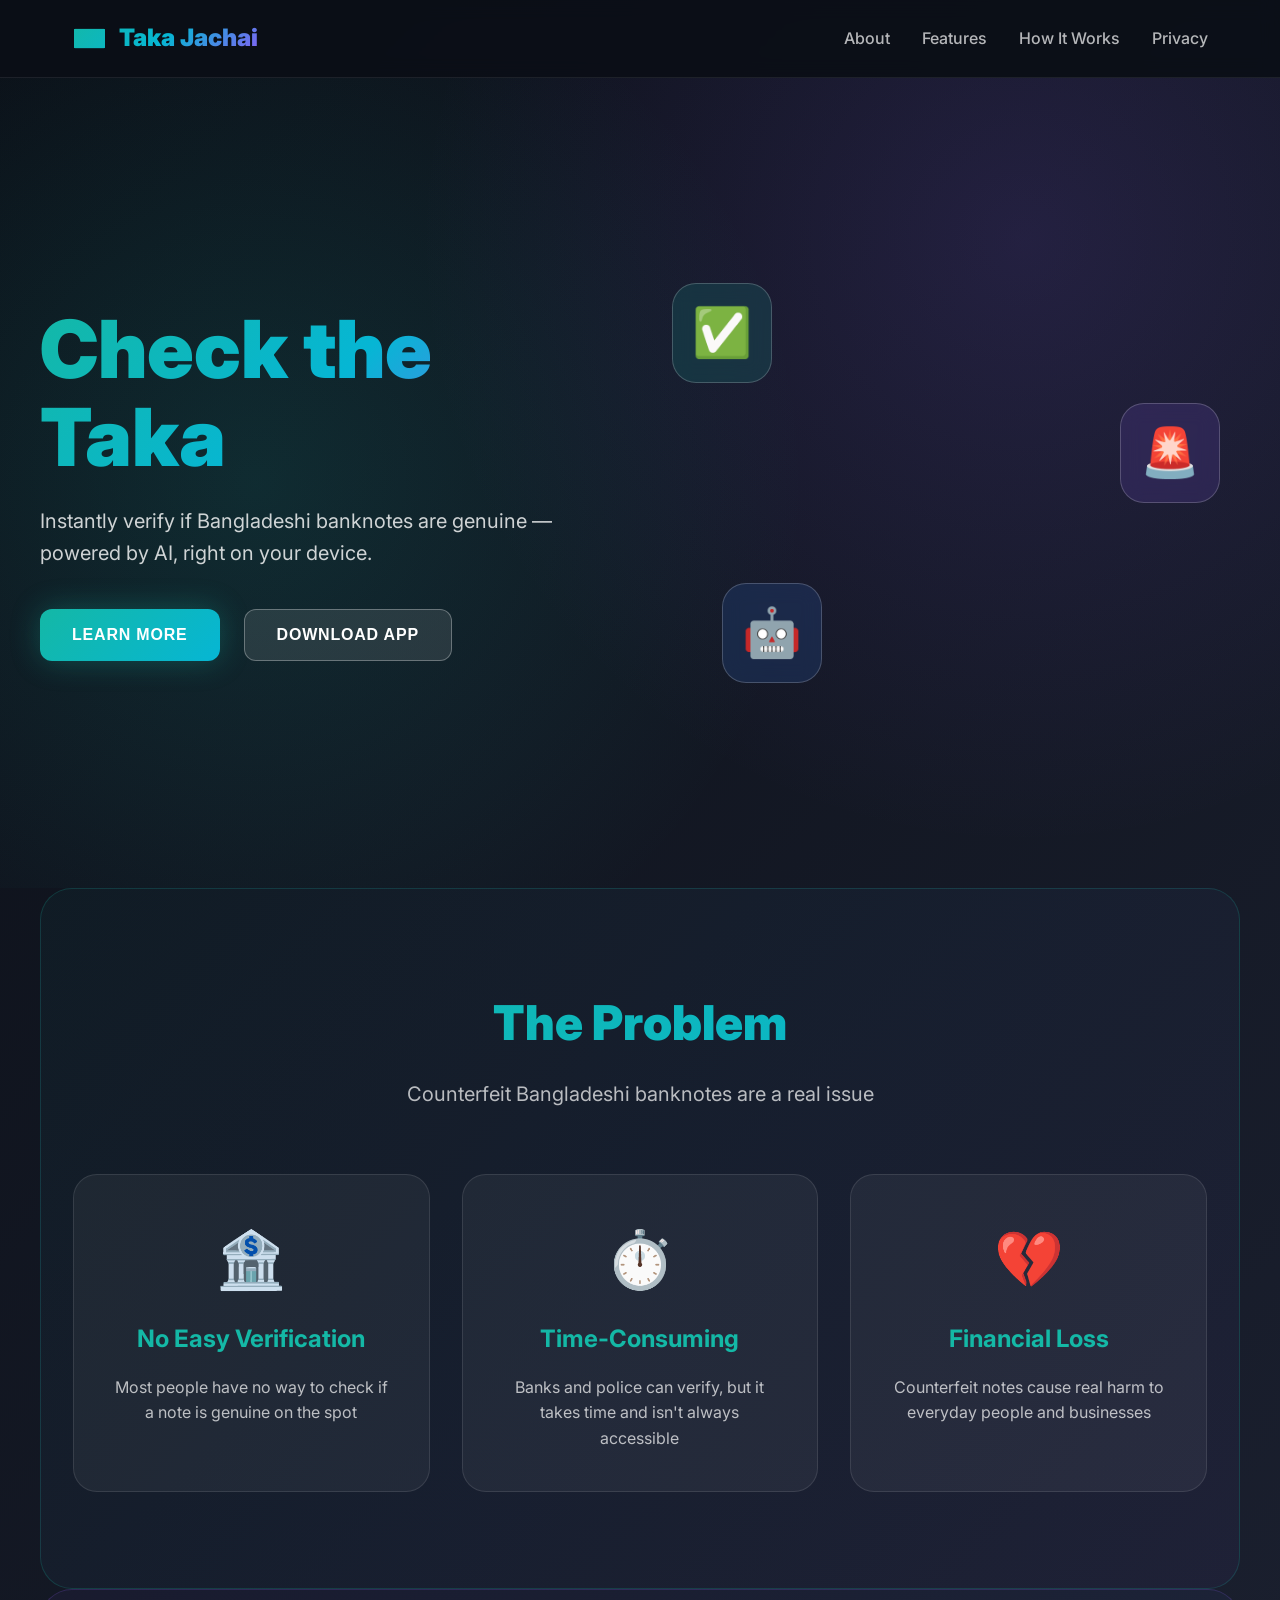
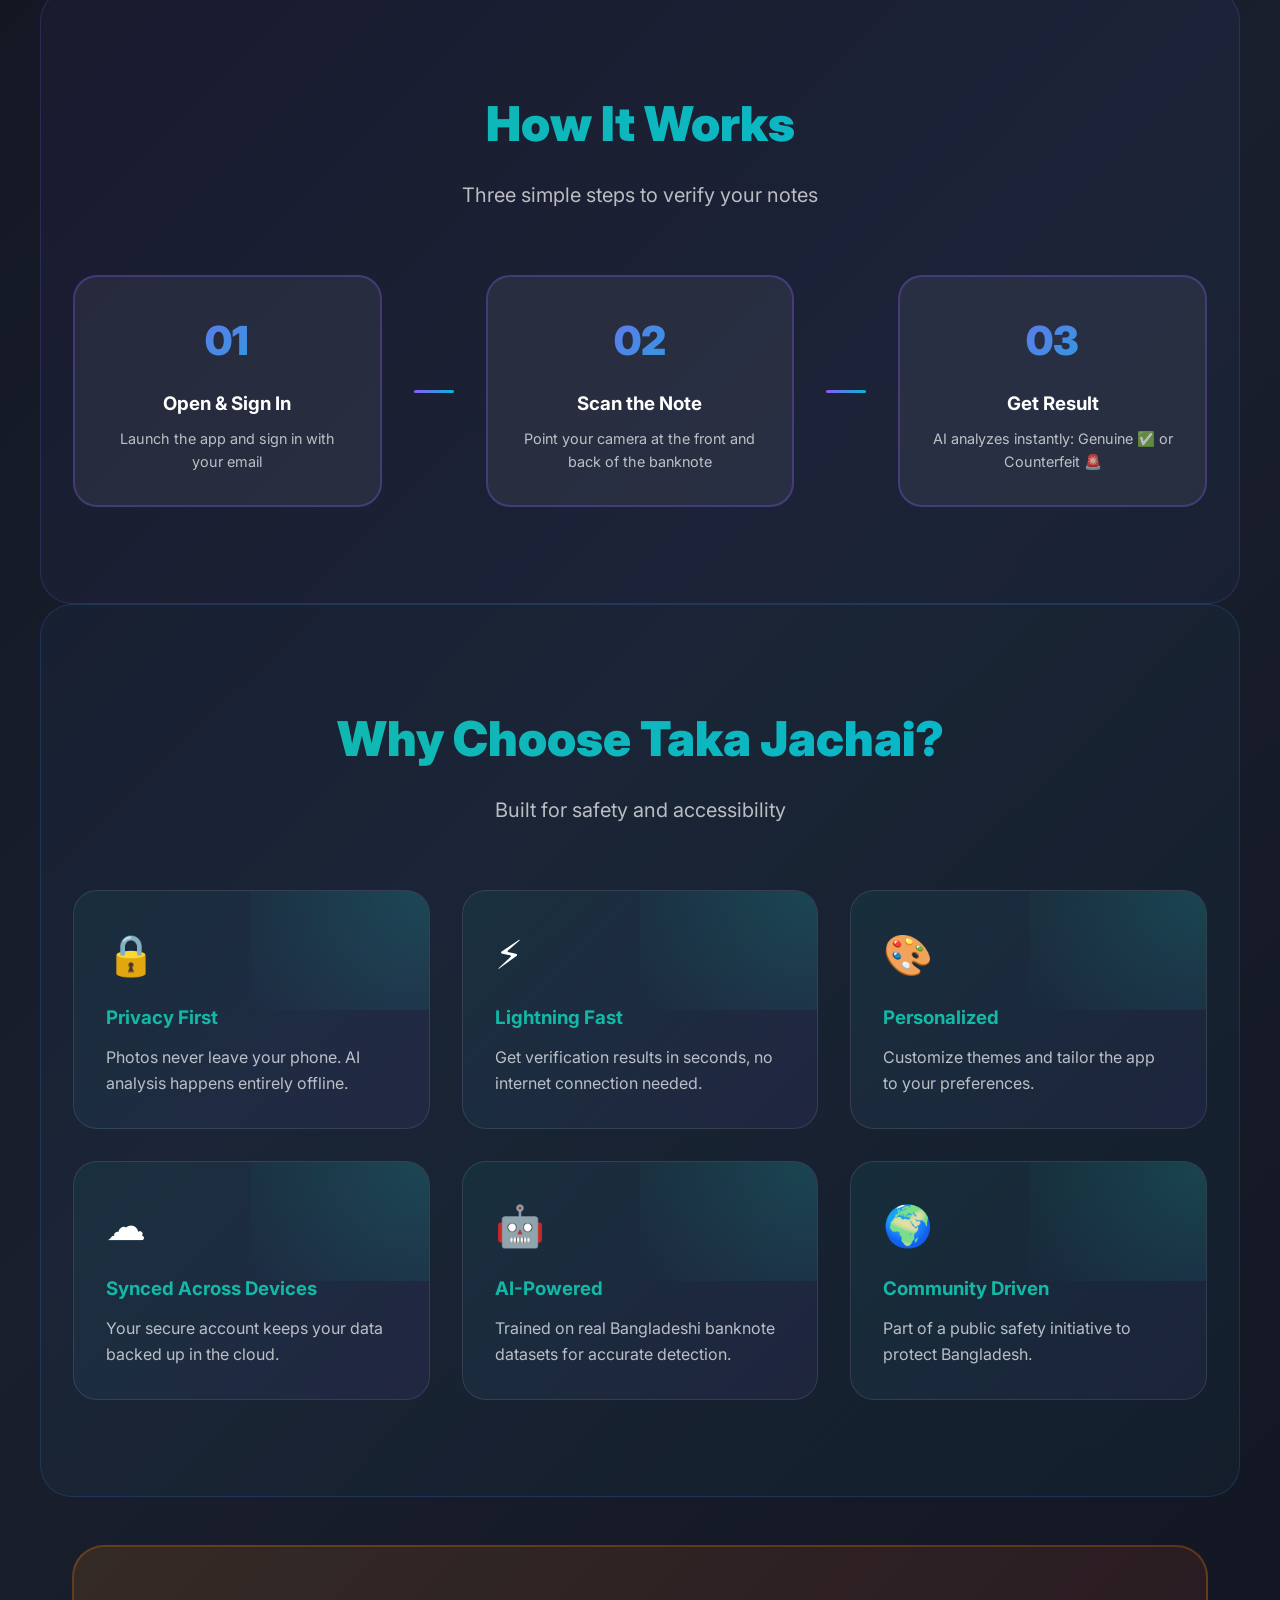
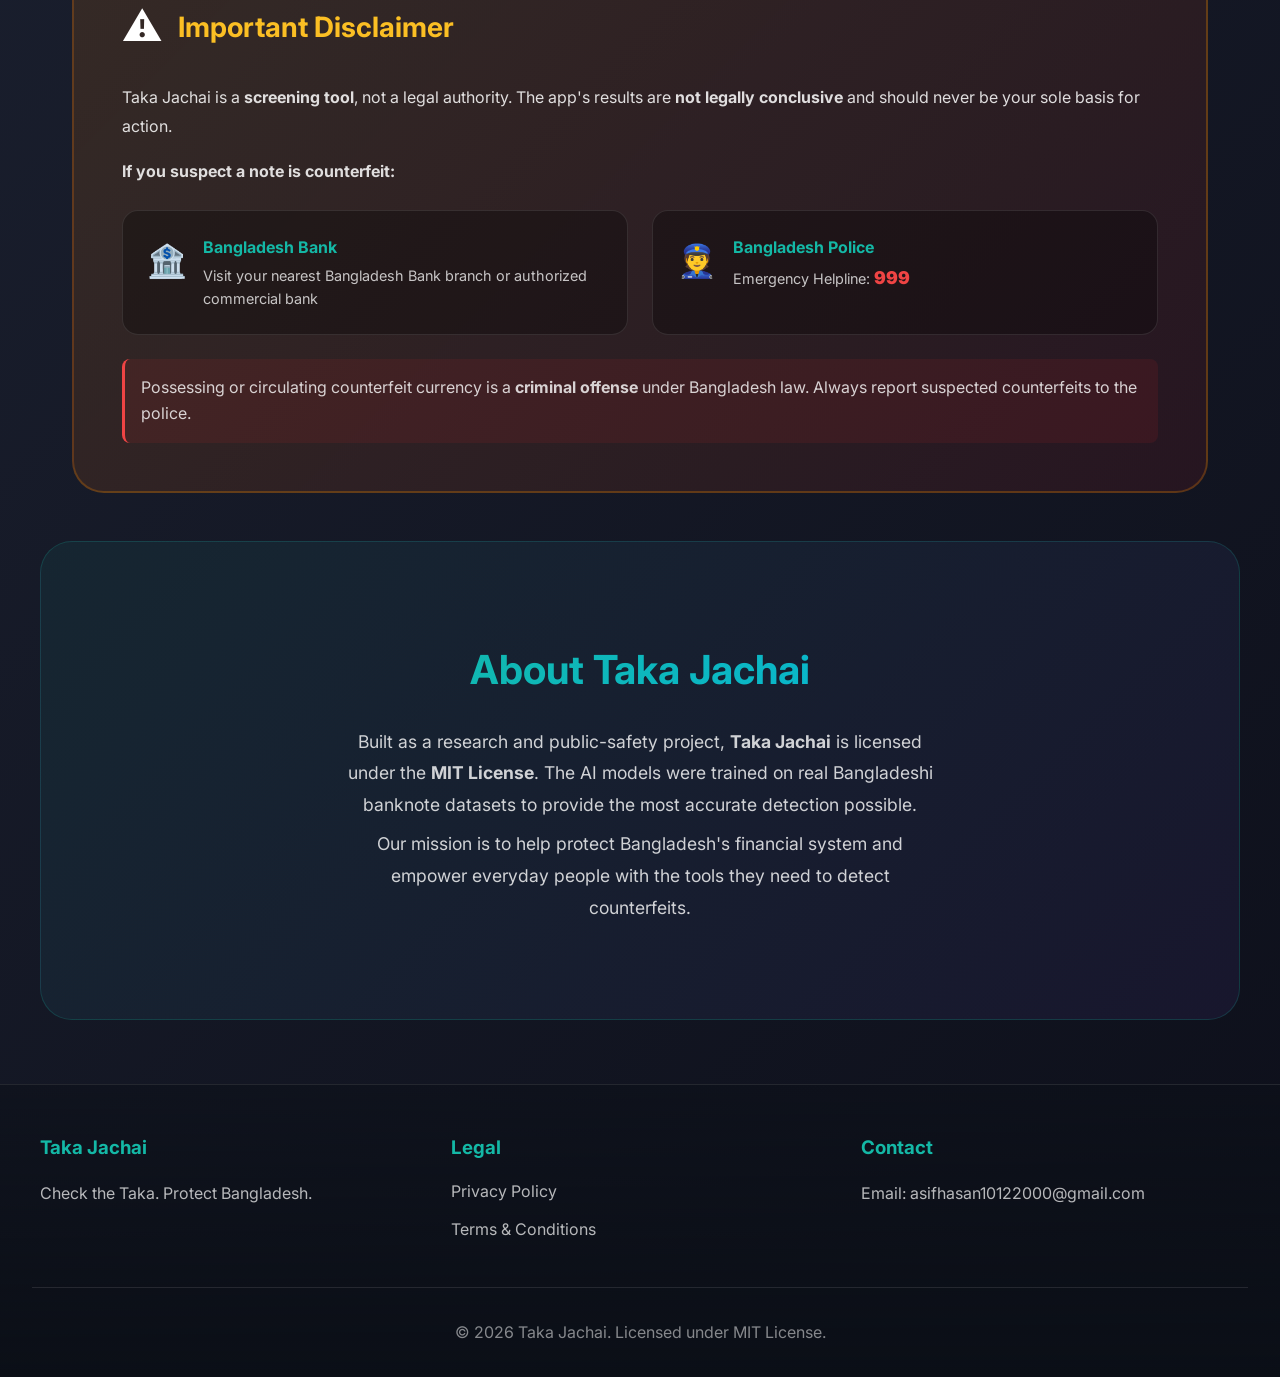
<file: TAKA JACHAI website/index.html>
<!DOCTYPE html>
<html lang="en">
<head>
    <meta charset="UTF-8">
    <meta name="viewport" content="width=device-width, initial-scale=1.0">
    <title>Taka Jachai - Check Real Bangladeshi Notes</title>
    <link href="https://fonts.googleapis.com/css2?family=Inter:wght@300;400;500;600;700;800;900&display=swap" rel="stylesheet">
    <link rel="stylesheet" href="css/style.css">
</head>
<body>
    <!-- Navigation -->
    <nav class="navbar">
        <div class="nav-container">
            <div class="nav-logo">
                <span class="logo-icon">💵</span>
                <span class="logo-text">Taka Jachai</span>
            </div>
            <ul class="nav-links">
                <li><a href="#about" class="nav-link">About</a></li>
                <li><a href="#features" class="nav-link">Features</a></li>
                <li><a href="#how-it-works" class="nav-link">How It Works</a></li>
                <li><a href="privacy-policy.html" class="nav-link">Privacy</a></li>
            </ul>
        </div>
    </nav>

    <!-- Hero Section -->
    <section class="hero">
        <div class="hero-background"></div>
        <div class="hero-content">
            <div class="hero-text">
                <h1 class="hero-title">Check the Taka</h1>
                <p class="hero-subtitle">Instantly verify if Bangladeshi banknotes are genuine — powered by AI, right on your device.</p>
                <div class="hero-buttons">
                    <button class="btn btn-primary" onclick="document.getElementById('about').scrollIntoView({behavior: 'smooth'})">Learn More</button>
                    <button class="btn btn-secondary">Download App</button>
                </div>
            </div>
            <div class="hero-visual">
                <div class="floating-card card-1">✅</div>
                <div class="floating-card card-2">🚨</div>
                <div class="floating-card card-3">🤖</div>
            </div>
        </div>
    </section>

    <!-- Problem Section -->
    <section id="about" class="section problem-section">
        <div class="section-header">
            <h2 class="section-title">The Problem</h2>
            <p class="section-description">Counterfeit Bangladeshi banknotes are a real issue</p>
        </div>
        
        <div class="problem-grid">
            <div class="problem-card animate-card">
                <div class="card-icon">🏦</div>
                <h3>No Easy Verification</h3>
                <p>Most people have no way to check if a note is genuine on the spot</p>
            </div>
            <div class="problem-card animate-card">
                <div class="card-icon">⏱️</div>
                <h3>Time-Consuming</h3>
                <p>Banks and police can verify, but it takes time and isn't always accessible</p>
            </div>
            <div class="problem-card animate-card">
                <div class="card-icon">💔</div>
                <h3>Financial Loss</h3>
                <p>Counterfeit notes cause real harm to everyday people and businesses</p>
            </div>
        </div>
    </section>

    <!-- Solution Section -->
    <section id="how-it-works" class="section solution-section">
        <div class="section-header">
            <h2 class="section-title">How It Works</h2>
            <p class="section-description">Three simple steps to verify your notes</p>
        </div>

        <div class="steps-container">
            <div class="step-card step-1">
                <div class="step-number">01</div>
                <h3>Open & Sign In</h3>
                <p>Launch the app and sign in with your email</p>
            </div>
            <div class="step-line"></div>
            <div class="step-card step-2">
                <div class="step-number">02</div>
                <h3>Scan the Note</h3>
                <p>Point your camera at the front and back of the banknote</p>
            </div>
            <div class="step-line"></div>
            <div class="step-card step-3">
                <div class="step-number">03</div>
                <h3>Get Result</h3>
                <p>AI analyzes instantly: Genuine ✅ or Counterfeit 🚨</p>
            </div>
        </div>
    </section>

    <!-- Features Section -->
    <section id="features" class="section features-section">
        <div class="section-header">
            <h2 class="section-title">Why Choose Taka Jachai?</h2>
            <p class="section-description">Built for safety and accessibility</p>
        </div>

        <div class="features-grid">
            <div class="feature-card">
                <div class="feature-icon">🔒</div>
                <h3>Privacy First</h3>
                <p>Photos never leave your phone. AI analysis happens entirely offline.</p>
            </div>
            <div class="feature-card">
                <div class="feature-icon">⚡</div>
                <h3>Lightning Fast</h3>
                <p>Get verification results in seconds, no internet connection needed.</p>
            </div>
            <div class="feature-card">
                <div class="feature-icon">🎨</div>
                <h3>Personalized</h3>
                <p>Customize themes and tailor the app to your preferences.</p>
            </div>
            <div class="feature-card">
                <div class="feature-icon">☁️</div>
                <h3>Synced Across Devices</h3>
                <p>Your secure account keeps your data backed up in the cloud.</p>
            </div>
            <div class="feature-card">
                <div class="feature-icon">🤖</div>
                <h3>AI-Powered</h3>
                <p>Trained on real Bangladeshi banknote datasets for accurate detection.</p>
            </div>
            <div class="feature-card">
                <div class="feature-icon">🌍</div>
                <h3>Community Driven</h3>
                <p>Part of a public safety initiative to protect Bangladesh.</p>
            </div>
        </div>
    </section>

    <!-- Important Notice Section -->
    <section class="section notice-section">
        <div class="notice-card">
            <div class="notice-header">
                <span class="notice-icon">⚠️</span>
                <h2>Important Disclaimer</h2>
            </div>
            <p class="notice-text">
                Taka Jachai is a <strong>screening tool</strong>, not a legal authority. The app's results are <strong>not legally conclusive</strong> and should never be your sole basis for action.
            </p>
            <p class="notice-text mt-3">
                <strong>If you suspect a note is counterfeit:</strong>
            </p>
            <div class="authorities">
                <div class="authority-item">
                    <span class="authority-icon">🏦</span>
                    <div>
                        <p class="authority-name">Bangladesh Bank</p>
                        <p class="authority-desc">Visit your nearest Bangladesh Bank branch or authorized commercial bank</p>
                    </div>
                </div>
                <div class="authority-item">
                    <span class="authority-icon">👮</span>
                    <div>
                        <p class="authority-name">Bangladesh Police</p>
                        <p class="authority-desc">Emergency Helpline: <span class="highlight">999</span></p>
                    </div>
                </div>
            </div>
            <p class="notice-warning mt-3">
                Possessing or circulating counterfeit currency is a <strong>criminal offense</strong> under Bangladesh law. Always report suspected counterfeits to the police.
            </p>
        </div>
    </section>

    <!-- About Section -->
    <section class="section about-section">
        <div class="about-content">
            <h2>About Taka Jachai</h2>
            <p>
                Built as a research and public-safety project, <strong>Taka Jachai</strong> is licensed under the <strong>MIT License</strong>. 
                The AI models were trained on real Bangladeshi banknote datasets to provide the most accurate detection possible.
            </p>
            <p class="mt-2">
                Our mission is to help protect Bangladesh's financial system and empower everyday people with the tools they need to detect counterfeits.
            </p>
        </div>
    </section>

    <!-- Footer -->
    <footer class="footer">
        <div class="footer-content">
            <div class="footer-section">
                <h3>Taka Jachai</h3>
                <p>Check the Taka. Protect Bangladesh.</p>
            </div>
            <div class="footer-section">
                <h3>Legal</h3>
                <ul>
                    <li><a href="privacy-policy.html">Privacy Policy</a></li>
                    <li><a href="terms-conditions.html">Terms & Conditions</a></li>
                </ul>
            </div>
            <div class="footer-section">
                <h3>Contact</h3>
                <p>Email: asifhasan10122000@gmail.com</p>
            </div>
        </div>
        <div class="footer-bottom">
            <p>&copy; 2026 Taka Jachai. Licensed under MIT License.</p>
        </div>
    </footer>

    <script src="js/main.js"></script>
</body>
</html>
</file>
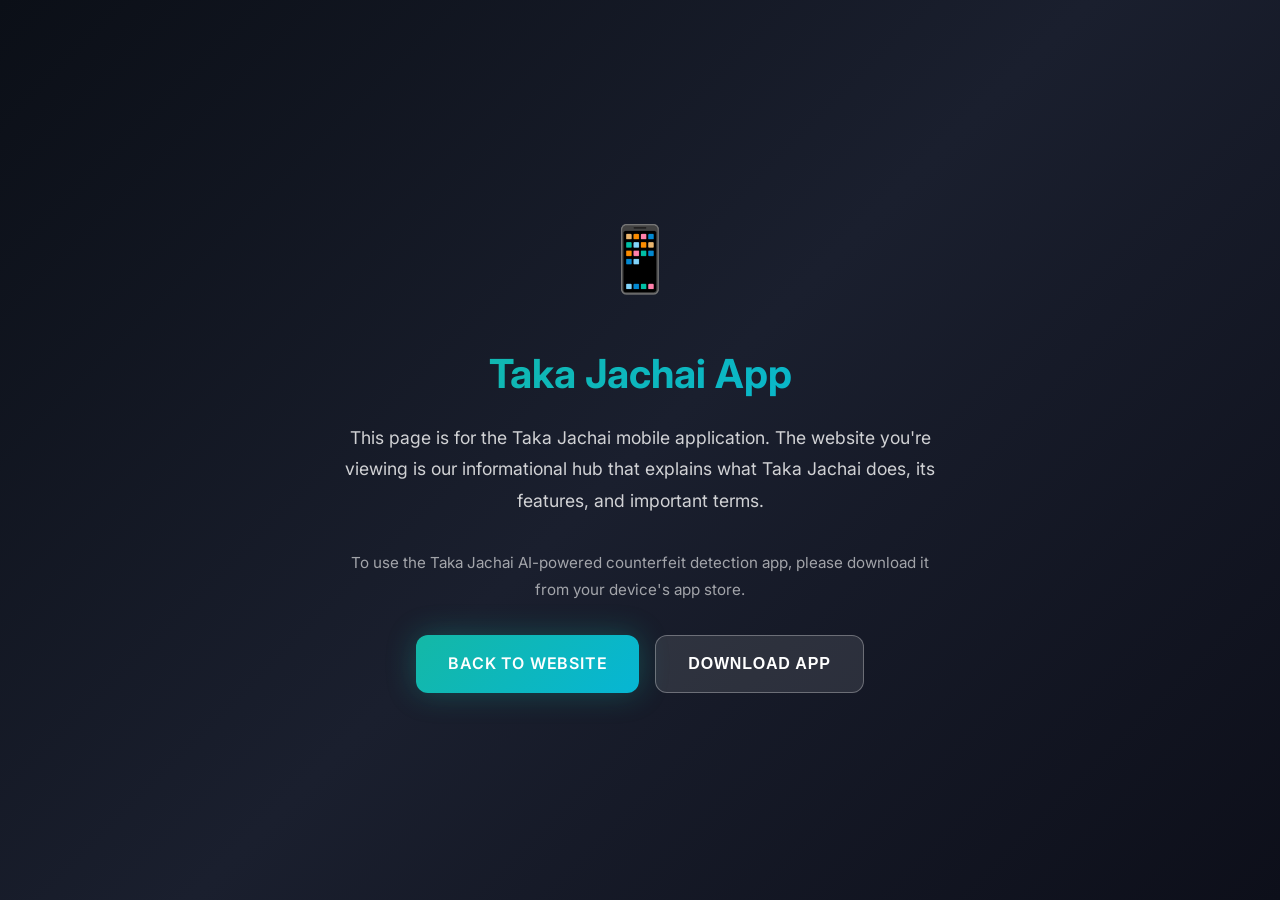
<file: TAKA JACHAI website/dashboard.html>
<!DOCTYPE html>
<html lang="en">
<head>
    <meta charset="UTF-8">
    <meta name="viewport" content="width=device-width, initial-scale=1.0">
    <title>Taka Jachai - Mobile App</title>
    <link href="https://fonts.googleapis.com/css2?family=Inter:wght@300;400;500;600;700;800;900&display=swap" rel="stylesheet">
    <link rel="stylesheet" href="css/style.css">
    <style>
        .redirect-container {
            min-height: 100vh;
            display: flex;
            align-items: center;
            justify-content: center;
            padding: 2rem;
            text-align: center;
        }

        .redirect-content {
            max-width: 600px;
            animation: fadeInUp 0.8s ease-out;
        }

        .redirect-icon {
            font-size: 4rem;
            margin-bottom: 2rem;
            display: block;
        }

        .redirect-content h1 {
            font-size: 2.5rem;
            margin-bottom: 1rem;
            background: linear-gradient(135deg, #14B8A6, #06B6D4);
            -webkit-background-clip: text;
            -webkit-text-fill-color: transparent;
            background-clip: text;
        }

        .redirect-content p {
            color: rgba(255, 255, 255, 0.8);
            font-size: 1.1rem;
            margin-bottom: 2rem;
            line-height: 1.8;
        }

        .redirect-cta {
            display: flex;
            gap: 1rem;
            justify-content: center;
            flex-wrap: wrap;
        }

        .btn {
            padding: 1rem 2rem;
            border: none;
            border-radius: 0.75rem;
            font-size: 1rem;
            font-weight: 600;
            cursor: pointer;
            transition: all 0.3s ease;
            text-decoration: none;
            display: inline-block;
        }

        .btn-primary {
            background: linear-gradient(135deg, #14B8A6, #06B6D4);
            color: white;
            box-shadow: 0 0 30px rgba(20, 184, 166, 0.3);
        }

        .btn-primary:hover {
            transform: translateY(-3px);
            box-shadow: 0 10px 40px rgba(20, 184, 166, 0.4);
        }

        .btn-secondary {
            background: rgba(255, 255, 255, 0.1);
            color: white;
            border: 1px solid rgba(255, 255, 255, 0.3);
        }

        .btn-secondary:hover {
            background: rgba(255, 255, 255, 0.2);
            border-color: rgba(255, 255, 255, 0.5);
            transform: translateY(-3px);
        }

        @keyframes fadeInUp {
            from {
                opacity: 0;
                transform: translateY(30px);
            }
            to {
                opacity: 1;
                transform: translateY(0);
            }
        }
    </style>
</head>
<body>
    <div class="redirect-container">
        <div class="redirect-content">
            <span class="redirect-icon">📱</span>
            <h1>Taka Jachai App</h1>
            <p>
                This page is for the Taka Jachai mobile application. The website you're viewing is our informational hub 
                that explains what Taka Jachai does, its features, and important terms.
            </p>
            <p style="color: rgba(255, 255, 255, 0.6); font-size: 0.95rem;">
                To use the Taka Jachai AI-powered counterfeit detection app, please download it from your device's app store.
            </p>
            <div class="redirect-cta">
                <a href="index.html" class="btn btn-primary">Back to Website</a>
                <button class="btn btn-secondary" onclick="showToast('Coming soon!', 'info')">Download App</button>
            </div>
        </div>
    </div>

    <script src="js/main.js"></script>
    <script>
        function showToast(message, type = 'info') {
            const toast = document.createElement('div');
            toast.style.cssText = `
                position: fixed;
                bottom: 1.5rem;
                right: 1.5rem;
                padding: 1rem 1.5rem;
                border-radius: 0.75rem;
                background-color: ${type === 'error' ? '#EF4444' : '#14B8A6'};
                color: white;
                font-weight: 500;
                font-size: 0.95rem;
                z-index: 9999;
                animation: slideInUp 0.3s ease-out;
                box-shadow: 0 10px 30px rgba(0, 0, 0, 0.3);
            `;
            toast.textContent = message;
            document.body.appendChild(toast);
            setTimeout(() => toast.remove(), 3000);
        }
    </script>
</body>
</html>
</file>
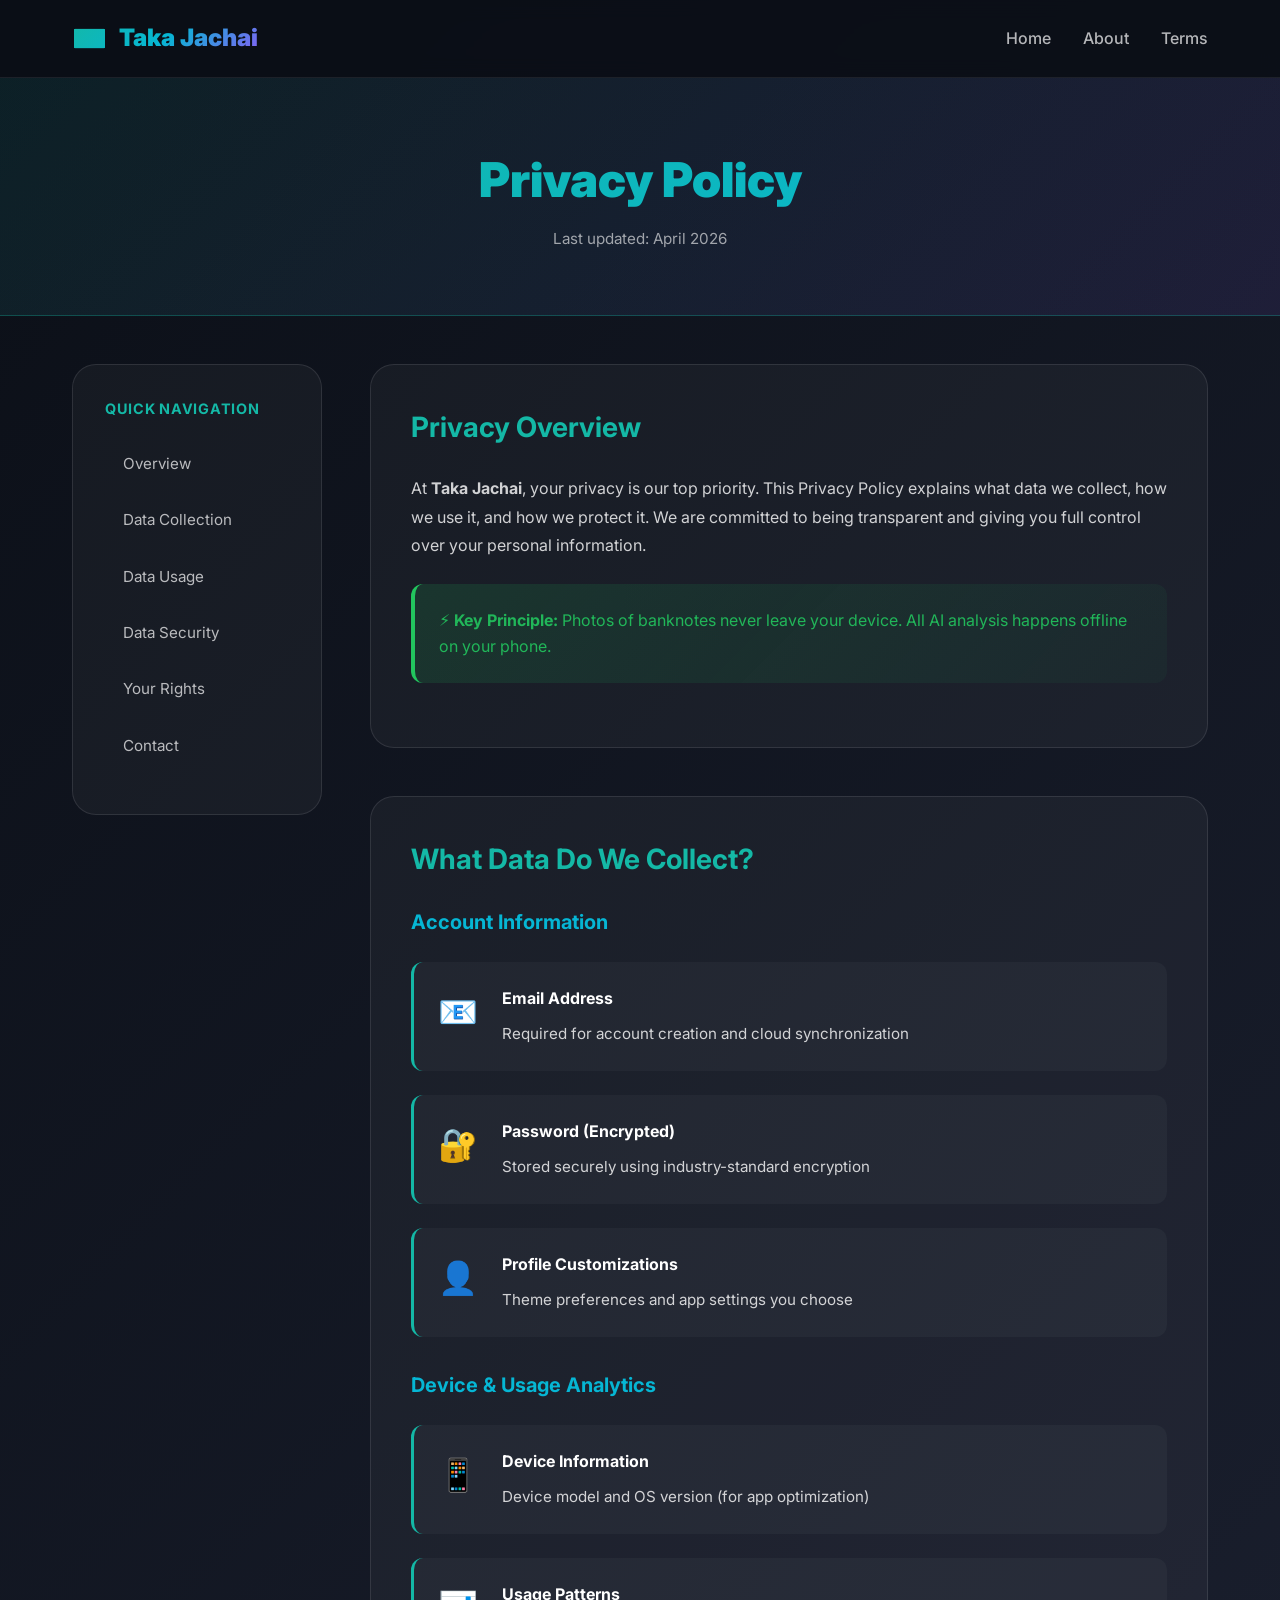
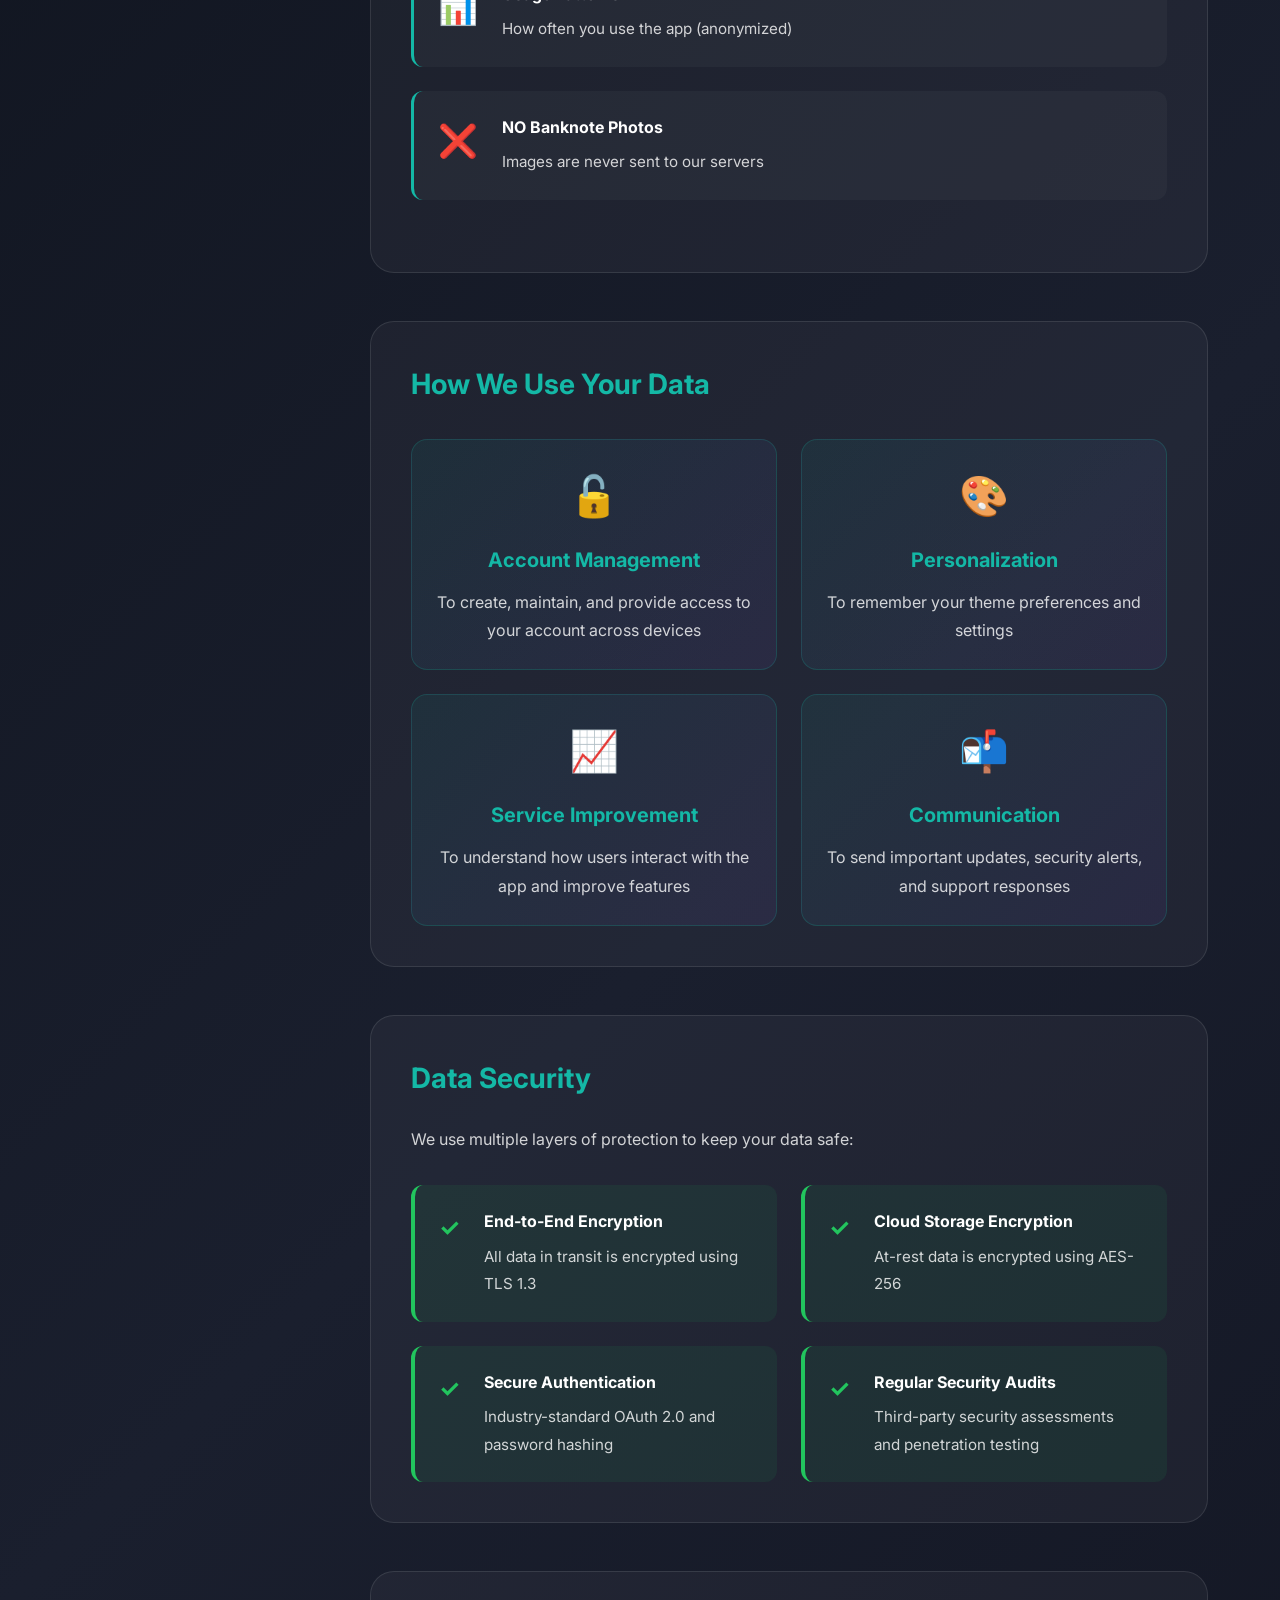
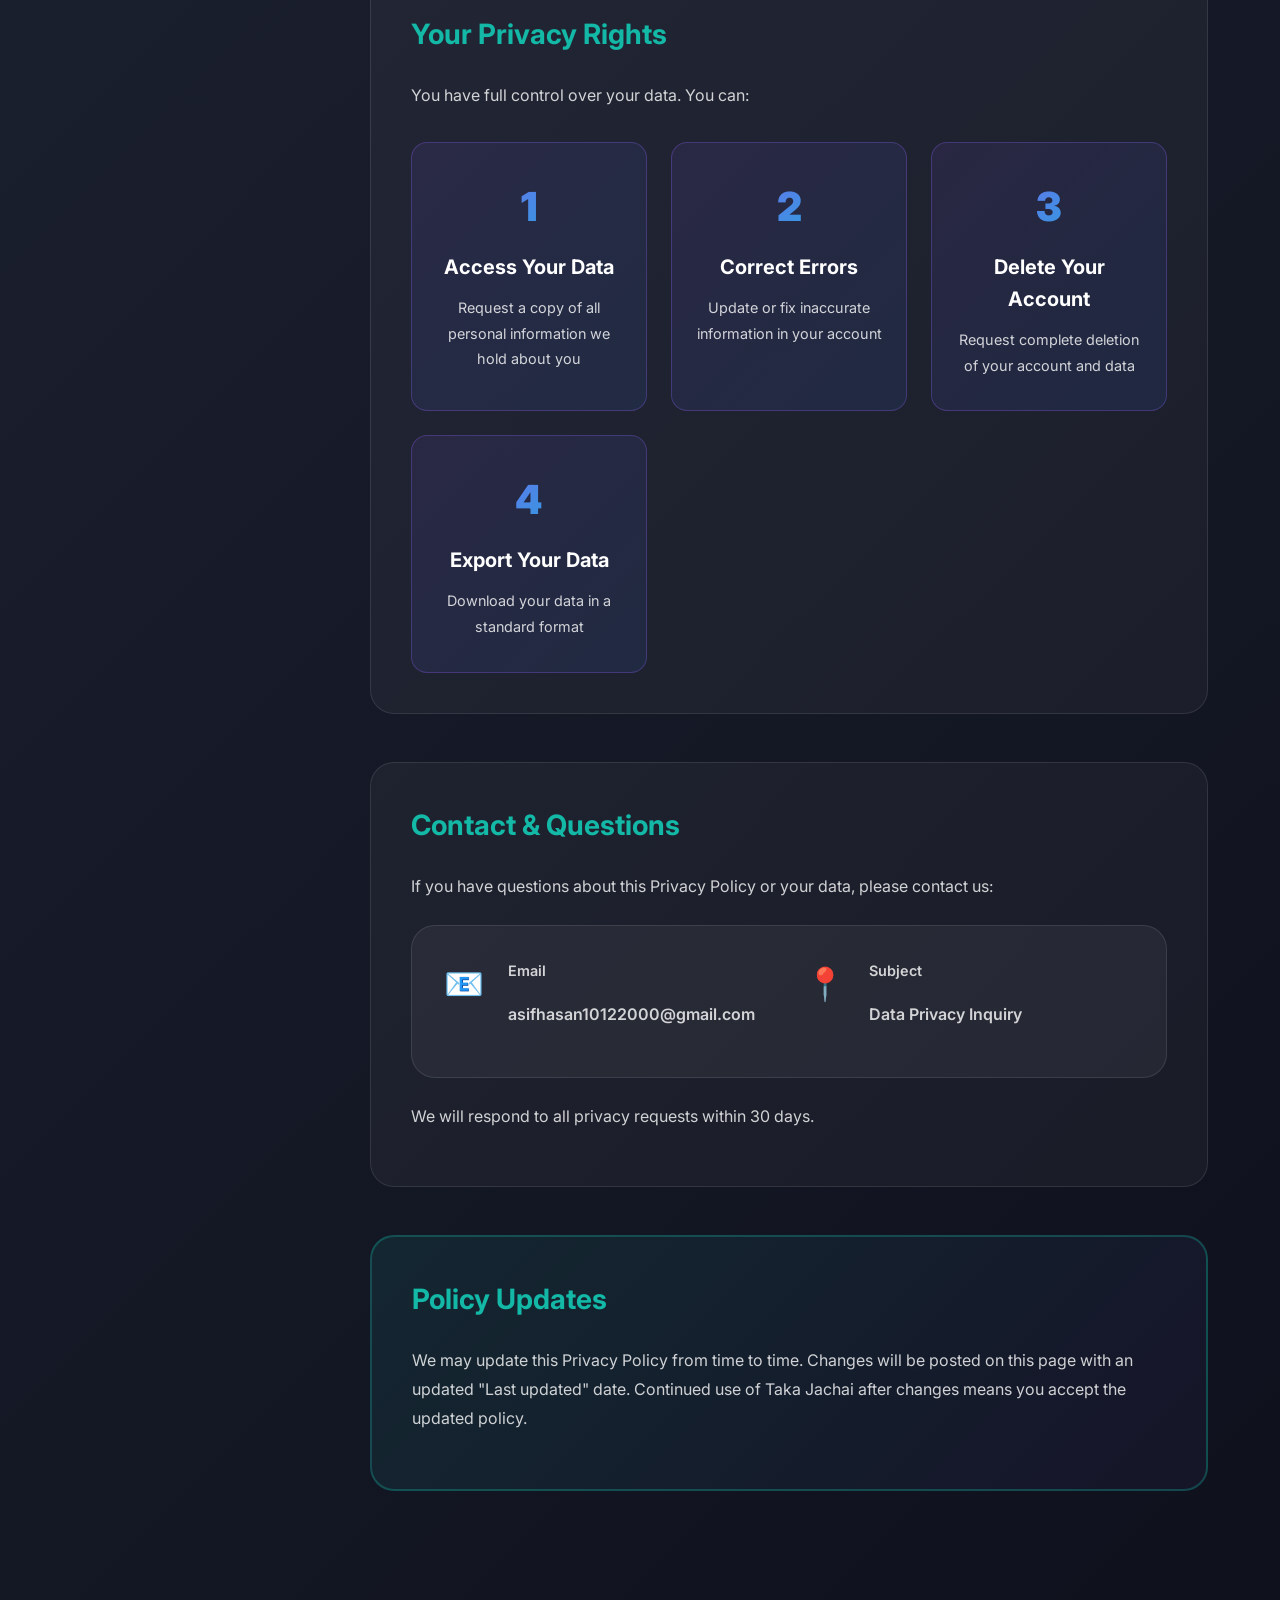
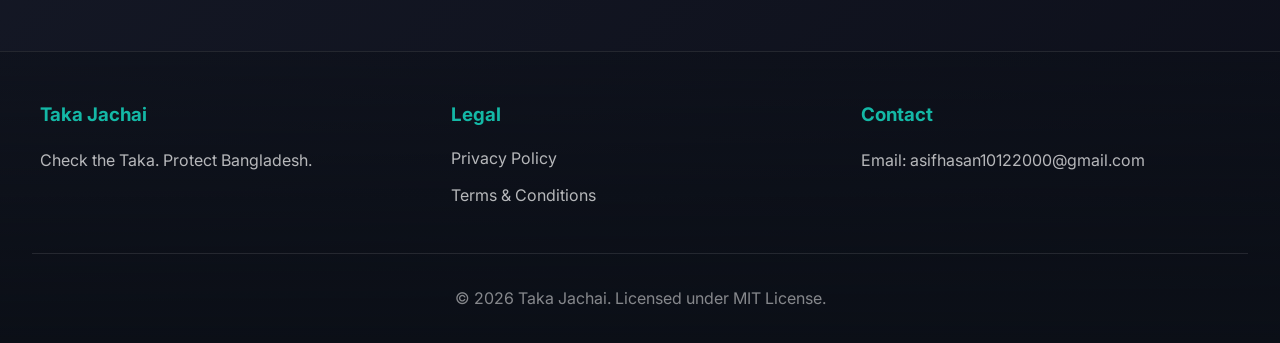
<file: TAKA JACHAI website/privacy-policy.html>
<!DOCTYPE html>
<html lang="en">
<head>
    <meta charset="UTF-8">
    <meta name="viewport" content="width=device-width, initial-scale=1.0">
    <title>Privacy Policy - Taka Jachai</title>
    <link href="https://fonts.googleapis.com/css2?family=Inter:wght@300;400;500;600;700;800;900&display=swap" rel="stylesheet">
    <link rel="stylesheet" href="css/style.css">
    <link rel="stylesheet" href="css/legal.css">
</head>
<body>
    <!-- Navigation -->
    <nav class="navbar">
        <div class="nav-container">
            <div class="nav-logo">
                <span class="logo-icon">💵</span>
                <span class="logo-text">Taka Jachai</span>
            </div>
            <ul class="nav-links">
                <li><a href="index.html" class="nav-link">Home</a></li>
                <li><a href="index.html#about" class="nav-link">About</a></li>
                <li><a href="terms-conditions.html" class="nav-link">Terms</a></li>
            </ul>
        </div>
    </nav>

    <!-- Header -->
    <div class="legal-header">
        <h1>Privacy Policy</h1>
        <p>Last updated: April 2026</p>
    </div>

    <!-- Content -->
    <div class="legal-container">
        <div class="toc">
            <h3>Quick Navigation</h3>
            <ul>
                <li><a href="#overview">Overview</a></li>
                <li><a href="#data-collection">Data Collection</a></li>
                <li><a href="#data-usage">Data Usage</a></li>
                <li><a href="#data-security">Data Security</a></li>
                <li><a href="#user-rights">Your Rights</a></li>
                <li><a href="#contact">Contact</a></li>
            </ul>
        </div>

        <div class="legal-content">
            <!-- Overview -->
            <section id="overview" class="legal-section">
                <h2>Privacy Overview</h2>
                <p>
                    At <strong>Taka Jachai</strong>, your privacy is our top priority. This Privacy Policy explains what data we collect, 
                    how we use it, and how we protect it. We are committed to being transparent and giving you full control over your personal information.
                </p>
                <div class="privacy-highlight">
                    <strong>⚡ Key Principle:</strong> Photos of banknotes never leave your device. All AI analysis happens offline on your phone.
                </div>
            </section>

            <!-- Data Collection -->
            <section id="data-collection" class="legal-section">
                <h2>What Data Do We Collect?</h2>
                
                <div class="subsection">
                    <h3>Account Information</h3>
                    <ul class="feature-list">
                        <li>
                            <span class="list-icon">📧</span>
                            <div>
                                <strong>Email Address</strong>
                                <p>Required for account creation and cloud synchronization</p>
                            </div>
                        </li>
                        <li>
                            <span class="list-icon">🔐</span>
                            <div>
                                <strong>Password (Encrypted)</strong>
                                <p>Stored securely using industry-standard encryption</p>
                            </div>
                        </li>
                        <li>
                            <span class="list-icon">👤</span>
                            <div>
                                <strong>Profile Customizations</strong>
                                <p>Theme preferences and app settings you choose</p>
                            </div>
                        </li>
                    </ul>
                </div>

                <div class="subsection">
                    <h3>Device & Usage Analytics</h3>
                    <ul class="feature-list">
                        <li>
                            <span class="list-icon">📱</span>
                            <div>
                                <strong>Device Information</strong>
                                <p>Device model and OS version (for app optimization)</p>
                            </div>
                        </li>
                        <li>
                            <span class="list-icon">📊</span>
                            <div>
                                <strong>Usage Patterns</strong>
                                <p>How often you use the app (anonymized)</p>
                            </div>
                        </li>
                        <li>
                            <span class="list-icon">❌</span>
                            <div>
                                <strong>NO Banknote Photos</strong>
                                <p>Images are never sent to our servers</p>
                            </div>
                        </li>
                    </ul>
                </div>
            </section>

            <!-- Data Usage -->
            <section id="data-usage" class="legal-section">
                <h2>How We Use Your Data</h2>
                
                <div class="usage-grid">
                    <div class="usage-card">
                        <div class="usage-icon">🔓</div>
                        <h3>Account Management</h3>
                        <p>To create, maintain, and provide access to your account across devices</p>
                    </div>
                    <div class="usage-card">
                        <div class="usage-icon">🎨</div>
                        <h3>Personalization</h3>
                        <p>To remember your theme preferences and settings</p>
                    </div>
                    <div class="usage-card">
                        <div class="usage-icon">📈</div>
                        <h3>Service Improvement</h3>
                        <p>To understand how users interact with the app and improve features</p>
                    </div>
                    <div class="usage-card">
                        <div class="usage-icon">📬</div>
                        <h3>Communication</h3>
                        <p>To send important updates, security alerts, and support responses</p>
                    </div>
                </div>
            </section>

            <!-- Data Security -->
            <section id="data-security" class="legal-section">
                <h2>Data Security</h2>
                <p>We use multiple layers of protection to keep your data safe:</p>
                
                <div class="security-checklist">
                    <div class="check-item">
                        <span class="check-icon">✓</span>
                        <div>
                            <strong>End-to-End Encryption</strong>
                            <p>All data in transit is encrypted using TLS 1.3</p>
                        </div>
                    </div>
                    <div class="check-item">
                        <span class="check-icon">✓</span>
                        <div>
                            <strong>Cloud Storage Encryption</strong>
                            <p>At-rest data is encrypted using AES-256</p>
                        </div>
                    </div>
                    <div class="check-item">
                        <span class="check-icon">✓</span>
                        <div>
                            <strong>Secure Authentication</strong>
                            <p>Industry-standard OAuth 2.0 and password hashing</p>
                        </div>
                    </div>
                    <div class="check-item">
                        <span class="check-icon">✓</span>
                        <div>
                            <strong>Regular Security Audits</strong>
                            <p>Third-party security assessments and penetration testing</p>
                        </div>
                    </div>
                </div>
            </section>

            <!-- User Rights -->
            <section id="user-rights" class="legal-section">
                <h2>Your Privacy Rights</h2>
                <p>You have full control over your data. You can:</p>
                
                <div class="rights-grid">
                    <div class="right-card">
                        <div class="right-number">1</div>
                        <h3>Access Your Data</h3>
                        <p>Request a copy of all personal information we hold about you</p>
                    </div>
                    <div class="right-card">
                        <div class="right-number">2</div>
                        <h3>Correct Errors</h3>
                        <p>Update or fix inaccurate information in your account</p>
                    </div>
                    <div class="right-card">
                        <div class="right-number">3</div>
                        <h3>Delete Your Account</h3>
                        <p>Request complete deletion of your account and data</p>
                    </div>
                    <div class="right-card">
                        <div class="right-number">4</div>
                        <h3>Export Your Data</h3>
                        <p>Download your data in a standard format</p>
                    </div>
                </div>
            </section>

            <!-- Contact -->
            <section id="contact" class="legal-section">
                <h2>Contact & Questions</h2>
                <p>If you have questions about this Privacy Policy or your data, please contact us:</p>
                
                <div class="contact-card">
                    <div class="contact-item">
                        <span class="contact-icon">📧</span>
                        <div>
                            <p class="contact-label">Email</p>
                            <p class="contact-value">asifhasan10122000@gmail.com</p>
                        </div>
                    </div>
                    <div class="contact-item">
                        <span class="contact-icon">📍</span>
                        <div>
                            <p class="contact-label">Subject</p>
                            <p class="contact-value">Data Privacy Inquiry</p>
                        </div>
                    </div>
                </div>

                <p class="mt-3">We will respond to all privacy requests within 30 days.</p>
            </section>

            <!-- Policy Changes -->
            <section class="legal-section final-section">
                <h2>Policy Updates</h2>
                <p>
                    We may update this Privacy Policy from time to time. Changes will be posted on this page with an updated 
                    "Last updated" date. Continued use of Taka Jachai after changes means you accept the updated policy.
                </p>
            </section>
        </div>
    </div>

    <!-- Footer -->
    <footer class="footer">
        <div class="footer-content">
            <div class="footer-section">
                <h3>Taka Jachai</h3>
                <p>Check the Taka. Protect Bangladesh.</p>
            </div>
            <div class="footer-section">
                <h3>Legal</h3>
                <ul>
                    <li><a href="privacy-policy.html">Privacy Policy</a></li>
                    <li><a href="terms-conditions.html">Terms & Conditions</a></li>
                </ul>
            </div>
            <div class="footer-section">
                <h3>Contact</h3>
                <p>Email: asifhasan10122000@gmail.com</p>
            </div>
        </div>
        <div class="footer-bottom">
            <p>&copy; 2026 Taka Jachai. Licensed under MIT License.</p>
        </div>
    </footer>

    <script src="js/main.js"></script>
</body>
</html>
</file>
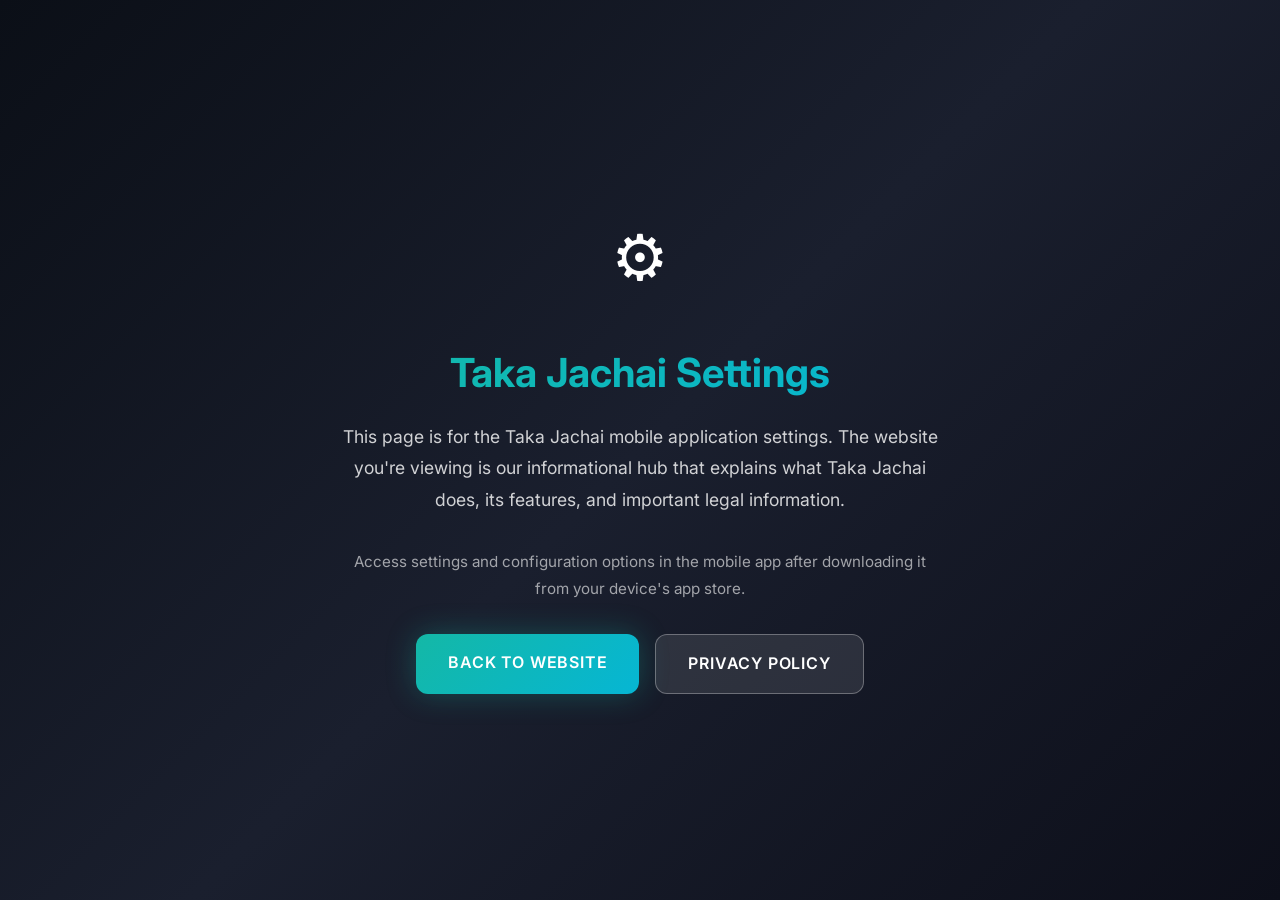
<file: TAKA JACHAI website/settings.html>
<!DOCTYPE html>
<html lang="en">
<head>
    <meta charset="UTF-8">
    <meta name="viewport" content="width=device-width, initial-scale=1.0">
    <title>Taka Jachai - Mobile App</title>
    <link href="https://fonts.googleapis.com/css2?family=Inter:wght@300;400;500;600;700;800;900&display=swap" rel="stylesheet">
    <link rel="stylesheet" href="css/style.css">
    <style>
        .redirect-container {
            min-height: 100vh;
            display: flex;
            align-items: center;
            justify-content: center;
            padding: 2rem;
            text-align: center;
        }

        .redirect-content {
            max-width: 600px;
            animation: fadeInUp 0.8s ease-out;
        }

        .redirect-icon {
            font-size: 4rem;
            margin-bottom: 2rem;
            display: block;
        }

        .redirect-content h1 {
            font-size: 2.5rem;
            margin-bottom: 1rem;
            background: linear-gradient(135deg, #14B8A6, #06B6D4);
            -webkit-background-clip: text;
            -webkit-text-fill-color: transparent;
            background-clip: text;
        }

        .redirect-content p {
            color: rgba(255, 255, 255, 0.8);
            font-size: 1.1rem;
            margin-bottom: 2rem;
            line-height: 1.8;
        }

        .redirect-cta {
            display: flex;
            gap: 1rem;
            justify-content: center;
            flex-wrap: wrap;
        }

        .btn {
            padding: 1rem 2rem;
            border: none;
            border-radius: 0.75rem;
            font-size: 1rem;
            font-weight: 600;
            cursor: pointer;
            transition: all 0.3s ease;
            text-decoration: none;
            display: inline-block;
        }

        .btn-primary {
            background: linear-gradient(135deg, #14B8A6, #06B6D4);
            color: white;
            box-shadow: 0 0 30px rgba(20, 184, 166, 0.3);
        }

        .btn-primary:hover {
            transform: translateY(-3px);
            box-shadow: 0 10px 40px rgba(20, 184, 166, 0.4);
        }

        .btn-secondary {
            background: rgba(255, 255, 255, 0.1);
            color: white;
            border: 1px solid rgba(255, 255, 255, 0.3);
        }

        .btn-secondary:hover {
            background: rgba(255, 255, 255, 0.2);
            border-color: rgba(255, 255, 255, 0.5);
            transform: translateY(-3px);
        }

        @keyframes fadeInUp {
            from {
                opacity: 0;
                transform: translateY(30px);
            }
            to {
                opacity: 1;
                transform: translateY(0);
            }
        }
    </style>
</head>
<body>
    <div class="redirect-container">
        <div class="redirect-content">
            <span class="redirect-icon">⚙️</span>
            <h1>Taka Jachai Settings</h1>
            <p>
                This page is for the Taka Jachai mobile application settings. The website you're viewing is our informational hub 
                that explains what Taka Jachai does, its features, and important legal information.
            </p>
            <p style="color: rgba(255, 255, 255, 0.6); font-size: 0.95rem;">
                Access settings and configuration options in the mobile app after downloading it from your device's app store.
            </p>
            <div class="redirect-cta">
                <a href="index.html" class="btn btn-primary">Back to Website</a>
                <a href="privacy-policy.html" class="btn btn-secondary">Privacy Policy</a>
            </div>
        </div>
    </div>

    <script src="js/main.js"></script>
</body>
</html>
</file>
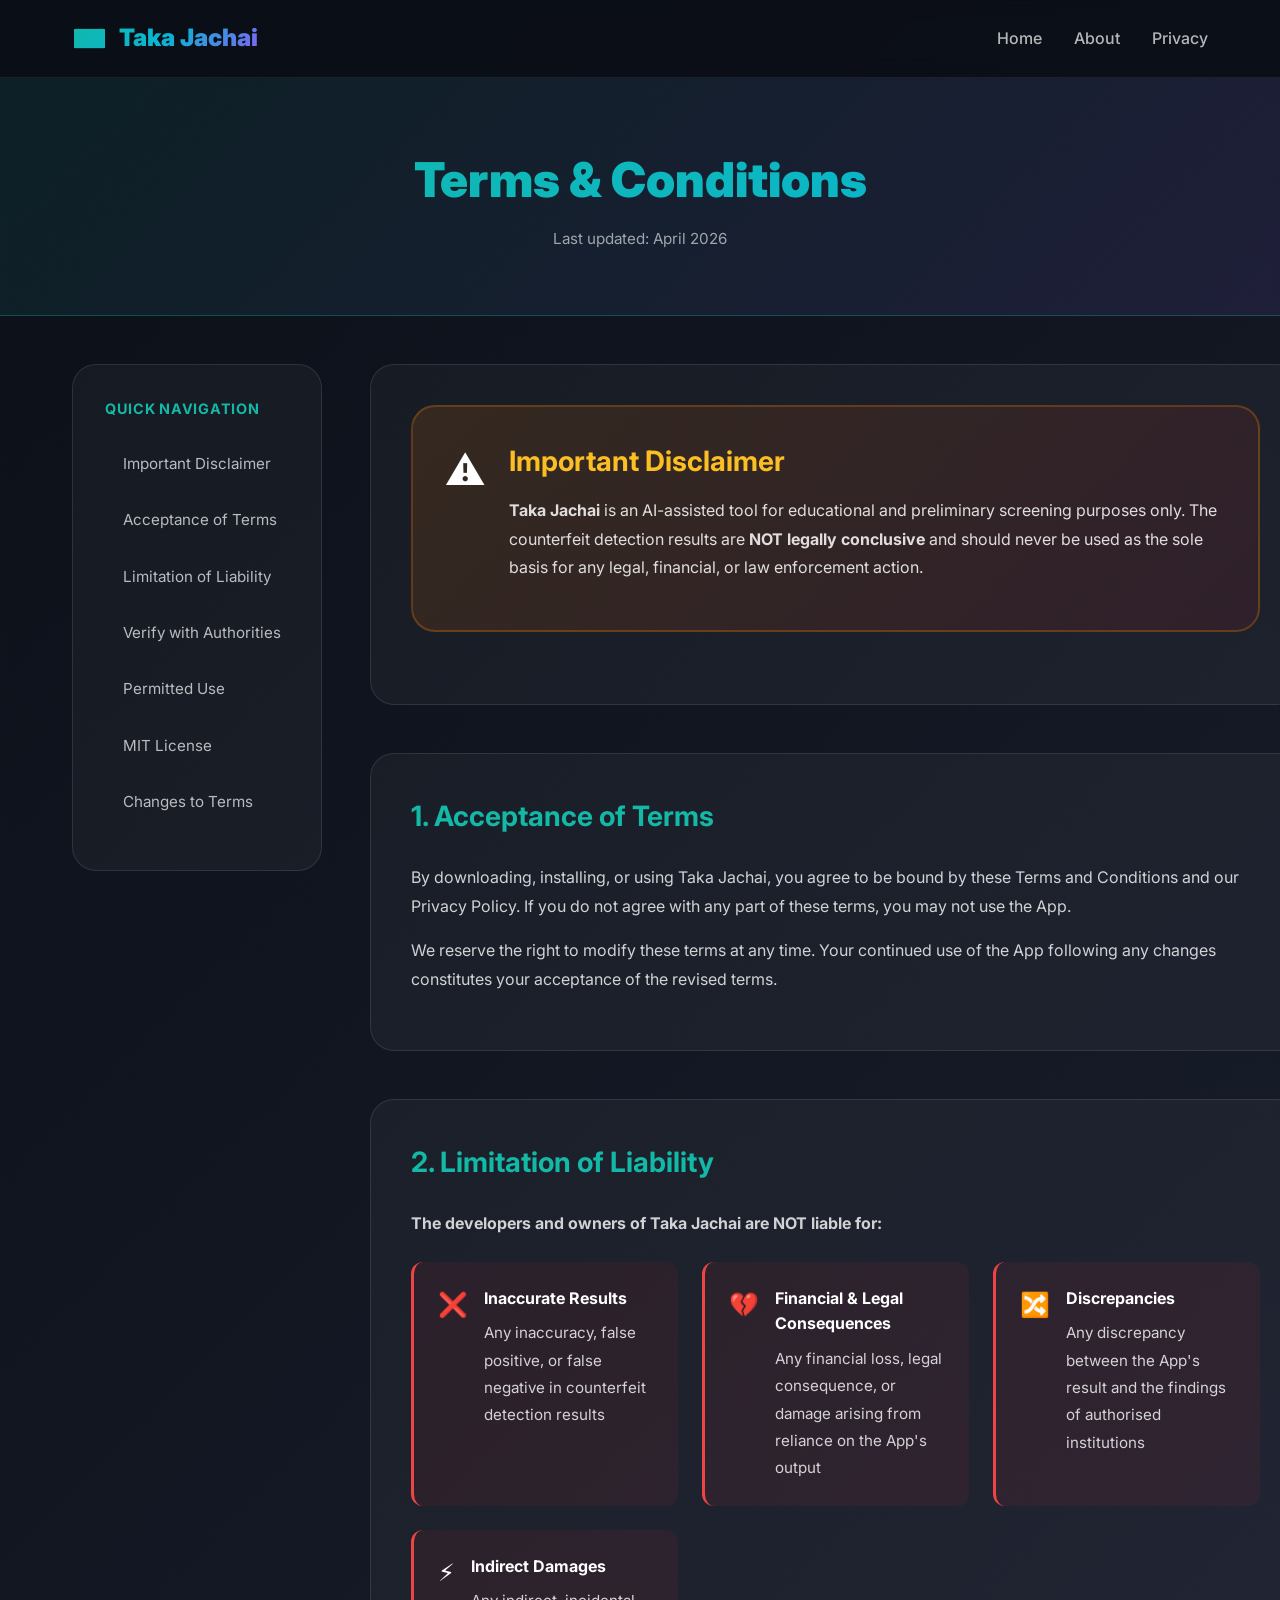
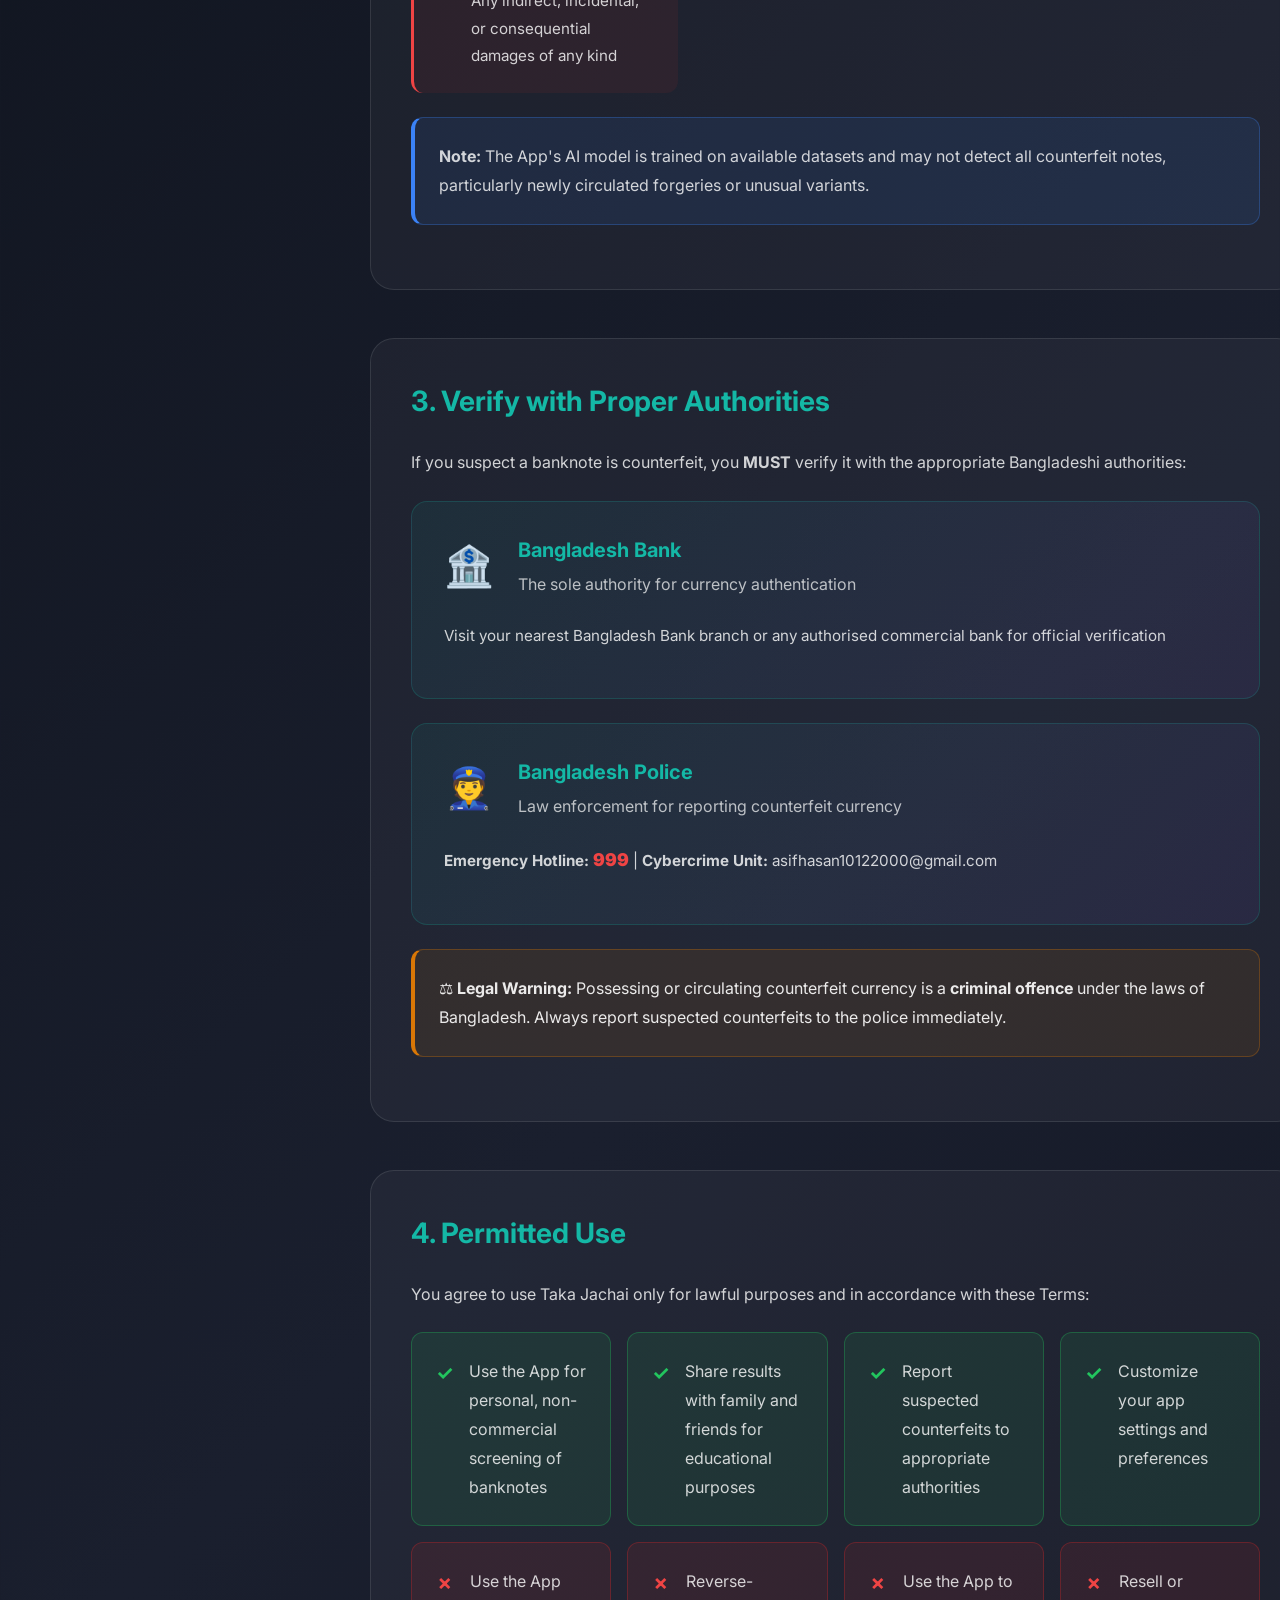
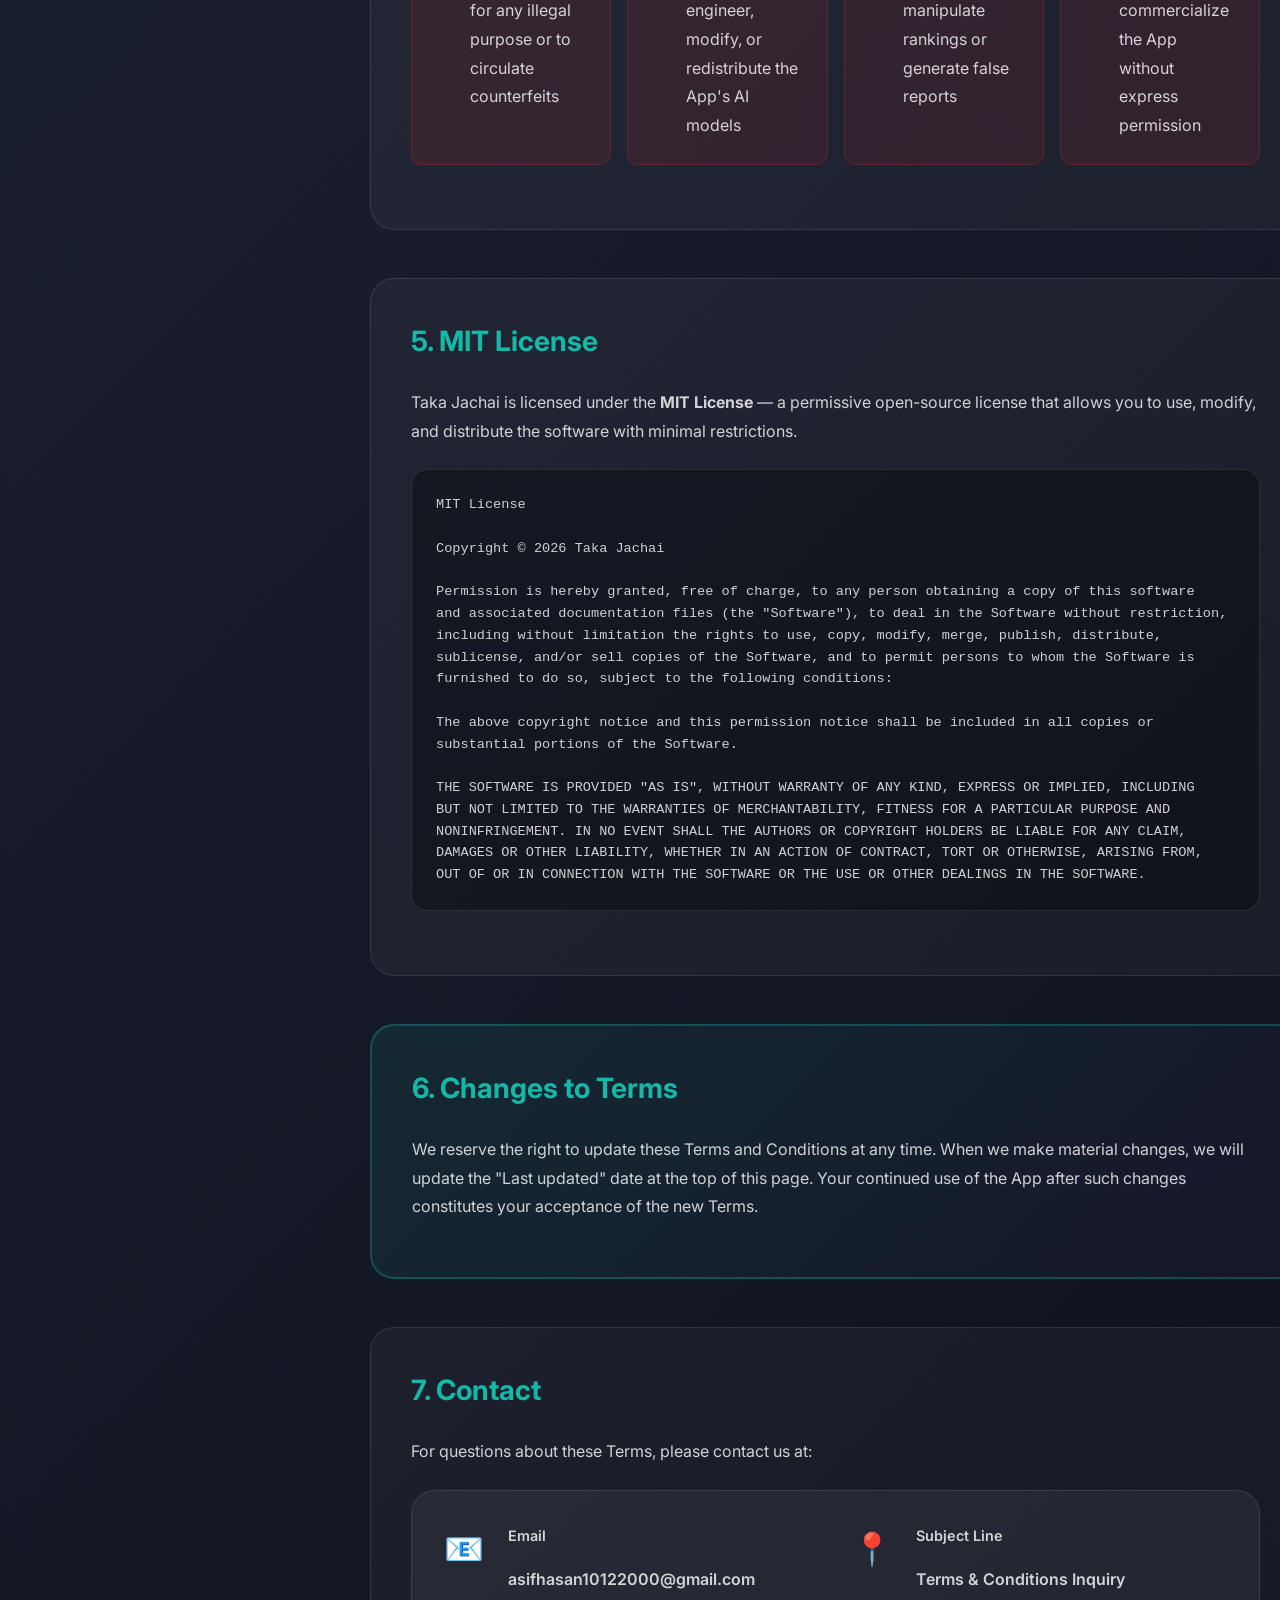
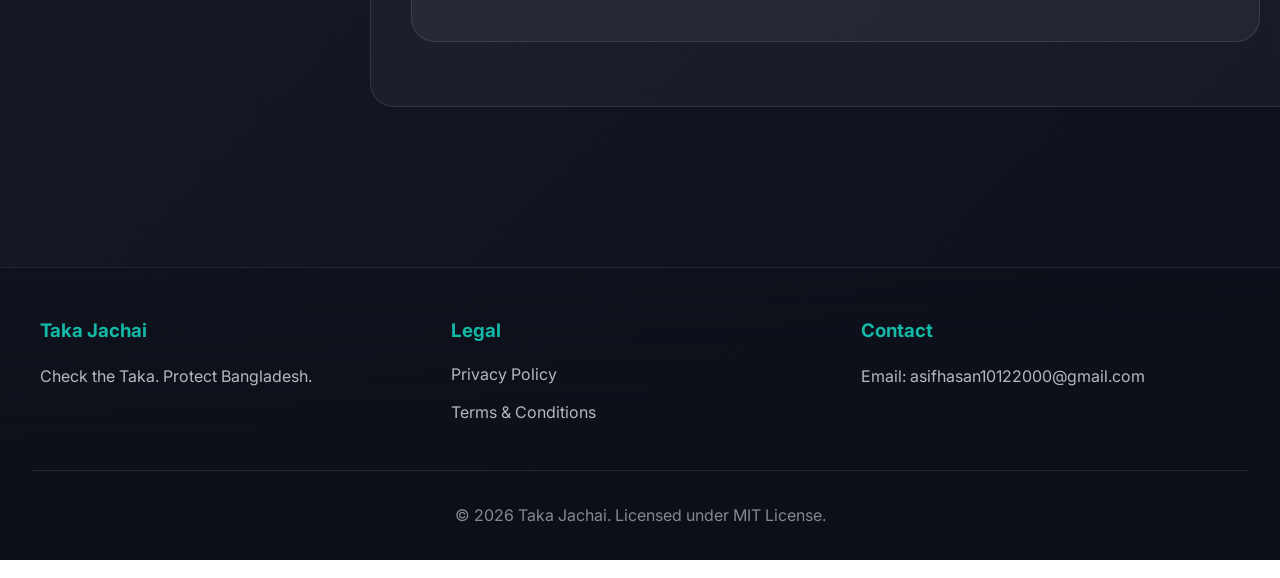
<file: TAKA JACHAI website/terms-conditions.html>
<!DOCTYPE html>
<html lang="en">
<head>
    <meta charset="UTF-8">
    <meta name="viewport" content="width=device-width, initial-scale=1.0">
    <title>Terms & Conditions - Taka Jachai</title>
    <link href="https://fonts.googleapis.com/css2?family=Inter:wght@300;400;500;600;700;800;900&display=swap" rel="stylesheet">
    <link rel="stylesheet" href="css/style.css">
    <link rel="stylesheet" href="css/legal.css">
</head>
<body>
    <!-- Navigation -->
    <nav class="navbar">
        <div class="nav-container">
            <div class="nav-logo">
                <span class="logo-icon">💵</span>
                <span class="logo-text">Taka Jachai</span>
            </div>
            <ul class="nav-links">
                <li><a href="index.html" class="nav-link">Home</a></li>
                <li><a href="index.html#about" class="nav-link">About</a></li>
                <li><a href="privacy-policy.html" class="nav-link">Privacy</a></li>
            </ul>
        </div>
    </nav>

    <!-- Header -->
    <div class="legal-header">
        <h1>Terms & Conditions</h1>
        <p>Last updated: April 2026</p>
    </div>

    <!-- Content -->
    <div class="legal-container">
        <div class="toc">
            <h3>Quick Navigation</h3>
            <ul>
                <li><a href="#disclaimer">Important Disclaimer</a></li>
                <li><a href="#acceptance">Acceptance of Terms</a></li>
                <li><a href="#liability">Limitation of Liability</a></li>
                <li><a href="#authorities">Verify with Authorities</a></li>
                <li><a href="#permitted">Permitted Use</a></li>
                <li><a href="#license">MIT License</a></li>
                <li><a href="#changes">Changes to Terms</a></li>
            </ul>
        </div>

        <div class="legal-content">
            <!-- Disclaimer -->
            <section id="disclaimer" class="legal-section">
                <div class="disclaimer-banner">
                    <div class="disclaimer-icon">⚠️</div>
                    <div>
                        <h2>Important Disclaimer</h2>
                        <p>
                            <strong>Taka Jachai</strong> is an AI-assisted tool for educational and preliminary screening purposes only. 
                            The counterfeit detection results are <strong>NOT legally conclusive</strong> and should never be used as the 
                            sole basis for any legal, financial, or law enforcement action.
                        </p>
                    </div>
                </div>
            </section>

            <!-- Acceptance of Terms -->
            <section id="acceptance" class="legal-section">
                <h2>1. Acceptance of Terms</h2>
                <p>
                    By downloading, installing, or using Taka Jachai, you agree to be bound by these Terms and Conditions and our Privacy Policy. 
                    If you do not agree with any part of these terms, you may not use the App.
                </p>
                <p>
                    We reserve the right to modify these terms at any time. Your continued use of the App following any changes constitutes 
                    your acceptance of the revised terms.
                </p>
            </section>

            <!-- Limitation of Liability -->
            <section id="liability" class="legal-section">
                <h2>2. Limitation of Liability</h2>
                <p>
                    <strong>The developers and owners of Taka Jachai are NOT liable for:</strong>
                </p>
                
                <div class="liability-list">
                    <div class="liability-item">
                        <div class="liability-icon">❌</div>
                        <div>
                            <strong>Inaccurate Results</strong>
                            <p>Any inaccuracy, false positive, or false negative in counterfeit detection results</p>
                        </div>
                    </div>
                    <div class="liability-item">
                        <div class="liability-icon">💔</div>
                        <div>
                            <strong>Financial & Legal Consequences</strong>
                            <p>Any financial loss, legal consequence, or damage arising from reliance on the App's output</p>
                        </div>
                    </div>
                    <div class="liability-item">
                        <div class="liability-icon">🔀</div>
                        <div>
                            <strong>Discrepancies</strong>
                            <p>Any discrepancy between the App's result and the findings of authorised institutions</p>
                        </div>
                    </div>
                    <div class="liability-item">
                        <div class="liability-icon">⚡</div>
                        <div>
                            <strong>Indirect Damages</strong>
                            <p>Any indirect, incidental, or consequential damages of any kind</p>
                        </div>
                    </div>
                </div>

                <div class="note-box">
                    <p>
                        <strong>Note:</strong> The App's AI model is trained on available datasets and may not detect all counterfeit notes, 
                        particularly newly circulated forgeries or unusual variants.
                    </p>
                </div>
            </section>

            <!-- Verify with Authorities -->
            <section id="authorities" class="legal-section">
                <h2>3. Verify with Proper Authorities</h2>
                <p>
                    If you suspect a banknote is counterfeit, you <strong>MUST</strong> verify it with the appropriate Bangladeshi authorities:
                </p>
                
                <div class="authorities-section">
                    <div class="authority-full-card">
                        <div class="auth-header">
                            <span class="auth-icon">🏦</span>
                            <div>
                                <h3>Bangladesh Bank</h3>
                                <p>The sole authority for currency authentication</p>
                            </div>
                        </div>
                        <p class="auth-detail">Visit your nearest Bangladesh Bank branch or any authorised commercial bank for official verification</p>
                    </div>

                    <div class="authority-full-card">
                        <div class="auth-header">
                            <span class="auth-icon">👮</span>
                            <div>
                                <h3>Bangladesh Police</h3>
                                <p>Law enforcement for reporting counterfeit currency</p>
                            </div>
                        </div>
                        <p class="auth-detail">
                            <strong>Emergency Hotline:</strong> <span class="phone-number">999</span> 
                            | <strong>Cybercrime Unit:</strong> asifhasan10122000@gmail.com
                        </p>
                    </div>
                </div>

                <div class="warning-box">
                    <p>
                        <strong>⚖️ Legal Warning:</strong> Possessing or circulating counterfeit currency is a 
                        <strong>criminal offence</strong> under the laws of Bangladesh. Always report suspected 
                        counterfeits to the police immediately.
                    </p>
                </div>
            </section>

            <!-- Permitted Use -->
            <section id="permitted" class="legal-section">
                <h2>4. Permitted Use</h2>
                <p>You agree to use Taka Jachai only for lawful purposes and in accordance with these Terms:</p>
                
                <div class="permitted-grid">
                    <div class="permit-card permitted">
                        <span class="permit-icon">✓</span>
                        <p>Use the App for personal, non-commercial screening of banknotes</p>
                    </div>
                    <div class="permit-card permitted">
                        <span class="permit-icon">✓</span>
                        <p>Share results with family and friends for educational purposes</p>
                    </div>
                    <div class="permit-card permitted">
                        <span class="permit-icon">✓</span>
                        <p>Report suspected counterfeits to appropriate authorities</p>
                    </div>
                    <div class="permit-card permitted">
                        <span class="permit-icon">✓</span>
                        <p>Customize your app settings and preferences</p>
                    </div>

                    <div class="permit-card prohibited">
                        <span class="permit-icon">✗</span>
                        <p>Use the App for any illegal purpose or to circulate counterfeits</p>
                    </div>
                    <div class="permit-card prohibited">
                        <span class="permit-icon">✗</span>
                        <p>Reverse-engineer, modify, or redistribute the App's AI models</p>
                    </div>
                    <div class="permit-card prohibited">
                        <span class="permit-icon">✗</span>
                        <p>Use the App to manipulate rankings or generate false reports</p>
                    </div>
                    <div class="permit-card prohibited">
                        <span class="permit-icon">✗</span>
                        <p>Resell or commercialize the App without express permission</p>
                    </div>
                </div>
            </section>

            <!-- MIT License -->
            <section id="license" class="legal-section">
                <h2>5. MIT License</h2>
                <p>
                    Taka Jachai is licensed under the <strong>MIT License</strong> — a permissive open-source license 
                    that allows you to use, modify, and distribute the software with minimal restrictions.
                </p>

                <div class="license-box">
                    <pre><code>MIT License

Copyright © 2026 Taka Jachai

Permission is hereby granted, free of charge, to any person obtaining a copy of this software 
and associated documentation files (the "Software"), to deal in the Software without restriction, 
including without limitation the rights to use, copy, modify, merge, publish, distribute, 
sublicense, and/or sell copies of the Software, and to permit persons to whom the Software is 
furnished to do so, subject to the following conditions:

The above copyright notice and this permission notice shall be included in all copies or 
substantial portions of the Software.

THE SOFTWARE IS PROVIDED "AS IS", WITHOUT WARRANTY OF ANY KIND, EXPRESS OR IMPLIED, INCLUDING 
BUT NOT LIMITED TO THE WARRANTIES OF MERCHANTABILITY, FITNESS FOR A PARTICULAR PURPOSE AND 
NONINFRINGEMENT. IN NO EVENT SHALL THE AUTHORS OR COPYRIGHT HOLDERS BE LIABLE FOR ANY CLAIM, 
DAMAGES OR OTHER LIABILITY, WHETHER IN AN ACTION OF CONTRACT, TORT OR OTHERWISE, ARISING FROM, 
OUT OF OR IN CONNECTION WITH THE SOFTWARE OR THE USE OR OTHER DEALINGS IN THE SOFTWARE.</code></pre>
                </div>
            </section>

            <!-- Changes to Terms -->
            <section id="changes" class="legal-section final-section">
                <h2>6. Changes to Terms</h2>
                <p>
                    We reserve the right to update these Terms and Conditions at any time. When we make material changes, 
                    we will update the "Last updated" date at the top of this page. Your continued use of the App after 
                    such changes constitutes your acceptance of the new Terms.
                </p>
            </section>

            <!-- Contact -->
            <section class="legal-section">
                <h2>7. Contact</h2>
                <p>For questions about these Terms, please contact us at:</p>
                <div class="contact-card">
                    <div class="contact-item">
                        <span class="contact-icon">📧</span>
                        <div>
                            <p class="contact-label">Email</p>
                            <p class="contact-value">asifhasan10122000@gmail.com</p>
                        </div>
                    </div>
                    <div class="contact-item">
                        <span class="contact-icon">📍</span>
                        <div>
                            <p class="contact-label">Subject Line</p>
                            <p class="contact-value">Terms & Conditions Inquiry</p>
                        </div>
                    </div>
                </div>
            </section>
        </div>
    </div>

    <!-- Footer -->
    <footer class="footer">
        <div class="footer-content">
            <div class="footer-section">
                <h3>Taka Jachai</h3>
                <p>Check the Taka. Protect Bangladesh.</p>
            </div>
            <div class="footer-section">
                <h3>Legal</h3>
                <ul>
                    <li><a href="privacy-policy.html">Privacy Policy</a></li>
                    <li><a href="terms-conditions.html">Terms & Conditions</a></li>
                </ul>
            </div>
            <div class="footer-section">
                <h3>Contact</h3>
                <p>Email: asifhasan10122000@gmail.com</p>
            </div>
        </div>
        <div class="footer-bottom">
            <p>&copy; 2026 Taka Jachai. Licensed under MIT License.</p>
        </div>
    </footer>

    <script src="js/main.js"></script>
</body>
</html>
</file>
<file: TAKA JACHAI website/css/style.css>
/* ===== GLOBAL STYLES ===== */
* {
    margin: 0;
    padding: 0;
    box-sizing: border-box;
}

html {
    scroll-behavior: smooth;
}

body {
    font-family: 'Inter', system-ui, -apple-system, sans-serif;
    background: linear-gradient(135deg, #0B0F17 0%, #1a1f2e 50%, #0d0f1a 100%);
    color: #ffffff;
    overflow-x: hidden;
    line-height: 1.6;
}

/* ===== NAVIGATION ===== */
.navbar {
    position: sticky;
    top: 0;
    z-index: 1000;
    background: rgba(11, 15, 23, 0.85);
    backdrop-filter: blur(10px);
    border-bottom: 1px solid rgba(255, 255, 255, 0.08);
    animation: slideDown 0.6s ease-out;
}

@keyframes slideDown {
    from {
        transform: translateY(-100%);
        opacity: 0;
    }
    to {
        transform: translateY(0);
        opacity: 1;
    }
}

.nav-container {
    max-width: 1200px;
    margin: 0 auto;
    padding: 1rem 2rem;
    display: flex;
    justify-content: space-between;
    align-items: center;
}

.nav-logo {
    display: flex;
    align-items: center;
    gap: 0.75rem;
    font-size: 1.5rem;
    font-weight: 900;
    background: linear-gradient(135deg, #14B8A6, #06B6D4, #8B5CF6);
    -webkit-background-clip: text;
    -webkit-text-fill-color: transparent;
    background-clip: text;
}

.logo-icon {
    font-size: 1.75rem;
    animation: bounce 2s infinite;
}

@keyframes bounce {
    0%, 100% { transform: translateY(0); }
    50% { transform: translateY(-8px); }
}

.nav-links {
    display: flex;
    list-style: none;
    gap: 2rem;
}

.nav-link {
    color: rgba(255, 255, 255, 0.7);
    text-decoration: none;
    transition: all 0.3s ease;
    font-weight: 500;
    position: relative;
}

.nav-link:hover {
    color: #14B8A6;
}

.nav-link::after {
    content: '';
    position: absolute;
    bottom: -4px;
    left: 0;
    width: 0;
    height: 2px;
    background: linear-gradient(90deg, #14B8A6, #06B6D4);
    transition: width 0.3s ease;
}

.nav-link:hover::after {
    width: 100%;
}

/* ===== HERO SECTION ===== */
.hero {
    min-height: 90vh;
    display: flex;
    align-items: center;
    justify-content: center;
    position: relative;
    overflow: hidden;
    padding: 4rem 2rem;
}

.hero-background {
    position: absolute;
    top: 0;
    left: 0;
    right: 0;
    bottom: 0;
    background: radial-gradient(circle at 20% 50%, rgba(20, 184, 166, 0.15) 0%, transparent 50%),
                radial-gradient(circle at 80% 20%, rgba(139, 92, 246, 0.15) 0%, transparent 50%);
    animation: gradientShift 8s ease infinite;
    z-index: 0;
}

@keyframes gradientShift {
    0%, 100% { opacity: 1; }
    50% { opacity: 0.8; }
}

.hero-content {
    max-width: 1200px;
    display: grid;
    grid-template-columns: 1fr 1fr;
    gap: 4rem;
    align-items: center;
    position: relative;
    z-index: 1;
}

.hero-text {
    animation: slideInLeft 0.8s ease-out;
}

@keyframes slideInLeft {
    from {
        opacity: 0;
        transform: translateX(-50px);
    }
    to {
        opacity: 1;
        transform: translateX(0);
    }
}

.hero-title {
    font-size: clamp(3rem, 8vw, 5rem);
    font-weight: 900;
    line-height: 1.1;
    margin-bottom: 1.5rem;
    background: linear-gradient(135deg, #14B8A6 0%, #06B6D4 50%, #8B5CF6 100%);
    -webkit-background-clip: text;
    -webkit-text-fill-color: transparent;
    background-clip: text;
}

.hero-subtitle {
    font-size: 1.25rem;
    color: rgba(255, 255, 255, 0.8);
    margin-bottom: 2.5rem;
    line-height: 1.6;
}

.hero-buttons {
    display: flex;
    gap: 1.5rem;
    flex-wrap: wrap;
}

.btn {
    padding: 1rem 2rem;
    border: none;
    border-radius: 0.75rem;
    font-size: 1rem;
    font-weight: 600;
    cursor: pointer;
    transition: all 0.3s ease;
    text-transform: uppercase;
    letter-spacing: 0.05em;
}

.btn-primary {
    background: linear-gradient(135deg, #14B8A6, #06B6D4);
    color: white;
    box-shadow: 0 0 30px rgba(20, 184, 166, 0.3);
}

.btn-primary:hover {
    transform: translateY(-3px);
    box-shadow: 0 10px 40px rgba(20, 184, 166, 0.4);
}

.btn-secondary {
    background: rgba(255, 255, 255, 0.1);
    color: white;
    border: 1px solid rgba(255, 255, 255, 0.3);
}

.btn-secondary:hover {
    background: rgba(255, 255, 255, 0.2);
    border-color: rgba(255, 255, 255, 0.5);
    transform: translateY(-3px);
}

.hero-visual {
    position: relative;
    height: 400px;
    display: flex;
    align-items: center;
    justify-content: center;
}

.floating-card {
    position: absolute;
    width: 100px;
    height: 100px;
    border-radius: 1.5rem;
    display: flex;
    align-items: center;
    justify-content: center;
    font-size: 3rem;
    backdrop-filter: blur(10px);
    border: 1px solid rgba(255, 255, 255, 0.2);
    animation: float 6s ease-in-out infinite;
}

.card-1 {
    background: rgba(20, 184, 166, 0.15);
    top: 0;
    left: 0;
    animation-delay: 0s;
}

.card-2 {
    background: rgba(139, 92, 246, 0.15);
    top: 120px;
    right: 20px;
    animation-delay: 1s;
}

.card-3 {
    background: rgba(59, 130, 246, 0.15);
    bottom: 0;
    left: 50px;
    animation-delay: 2s;
}

@keyframes float {
    0%, 100% { transform: translateY(0px) rotate(0deg); }
    50% { transform: translateY(-30px) rotate(5deg); }
}

@media (max-width: 768px) {
    .hero-content {
        grid-template-columns: 1fr;
    }
    .hero-visual {
        display: none;
    }
    .nav-links {
        gap: 1rem;
        font-size: 0.9rem;
    }
}

/* ===== SECTIONS ===== */
.section {
    padding: 6rem 2rem;
    max-width: 1200px;
    margin: 0 auto;
}

.section-header {
    text-align: center;
    margin-bottom: 4rem;
    animation: fadeInUp 0.8s ease-out;
}

@keyframes fadeInUp {
    from {
        opacity: 0;
        transform: translateY(30px);
    }
    to {
        opacity: 1;
        transform: translateY(0);
    }
}

.section-title {
    font-size: 3rem;
    font-weight: 900;
    margin-bottom: 1rem;
    background: linear-gradient(135deg, #14B8A6, #06B6D4);
    -webkit-background-clip: text;
    -webkit-text-fill-color: transparent;
    background-clip: text;
}

.section-description {
    font-size: 1.25rem;
    color: rgba(255, 255, 255, 0.7);
}

/* ===== PROBLEM SECTION ===== */
.problem-section {
    background: linear-gradient(135deg, rgba(20, 184, 166, 0.05), rgba(139, 92, 246, 0.05));
    border-radius: 2rem;
    border: 1px solid rgba(20, 184, 166, 0.2);
}

.problem-grid {
    display: grid;
    grid-template-columns: repeat(auto-fit, minmax(300px, 1fr));
    gap: 2rem;
}

.problem-card {
    background: rgba(255, 255, 255, 0.05);
    border: 1px solid rgba(255, 255, 255, 0.1);
    border-radius: 1.5rem;
    padding: 2.5rem;
    text-align: center;
    transition: all 0.3s ease;
    position: relative;
    overflow: hidden;
}

.problem-card::before {
    content: '';
    position: absolute;
    top: 0;
    left: -100%;
    width: 100%;
    height: 100%;
    background: linear-gradient(90deg, transparent, rgba(255, 255, 255, 0.1), transparent);
    transition: left 0.5s ease;
}

.problem-card:hover {
    border-color: rgba(20, 184, 166, 0.5);
    background: rgba(20, 184, 166, 0.1);
    transform: translateY(-10px);
}

.problem-card:hover::before {
    left: 100%;
}

.card-icon {
    font-size: 3.5rem;
    margin-bottom: 1rem;
    display: inline-block;
    animation: scaleIn 0.6s ease-out;
}

@keyframes scaleIn {
    from {
        opacity: 0;
        transform: scale(0);
    }
    to {
        opacity: 1;
        transform: scale(1);
    }
}

.problem-card h3 {
    font-size: 1.5rem;
    margin-bottom: 1rem;
    color: #14B8A6;
}

.problem-card p {
    color: rgba(255, 255, 255, 0.7);
    font-size: 1rem;
}

.animate-card {
    animation: fadeInUp 0.8s ease-out;
}

.problem-card:nth-child(1) { animation-delay: 0.2s; }
.problem-card:nth-child(2) { animation-delay: 0.4s; }
.problem-card:nth-child(3) { animation-delay: 0.6s; }

/* ===== SOLUTION SECTION ===== */
.solution-section {
    background: linear-gradient(135deg, rgba(139, 92, 246, 0.05), rgba(59, 130, 246, 0.05));
    border-radius: 2rem;
    border: 1px solid rgba(139, 92, 246, 0.2);
}

.steps-container {
    display: grid;
    grid-template-columns: 1fr auto 1fr auto 1fr;
    gap: 2rem;
    align-items: center;
}

.step-card {
    background: rgba(255, 255, 255, 0.06);
    border: 2px solid rgba(139, 92, 246, 0.3);
    border-radius: 1.5rem;
    padding: 2rem;
    text-align: center;
    position: relative;
    transition: all 0.3s ease;
}

.step-card:hover {
    border-color: rgba(139, 92, 246, 0.8);
    background: rgba(139, 92, 246, 0.15);
    transform: scale(1.05);
}

.step-number {
    font-size: 2.5rem;
    font-weight: 900;
    background: linear-gradient(135deg, #8B5CF6, #06B6D4);
    -webkit-background-clip: text;
    -webkit-text-fill-color: transparent;
    background-clip: text;
    margin-bottom: 1rem;
}

.step-card h3 {
    color: white;
    margin-bottom: 0.5rem;
}

.step-card p {
    color: rgba(255, 255, 255, 0.7);
    font-size: 0.9rem;
}

.step-line {
    width: 40px;
    height: 3px;
    background: linear-gradient(90deg, #8B5CF6, #06B6D4);
    border-radius: 2px;
}

@media (max-width: 1024px) {
    .steps-container {
        grid-template-columns: 1fr;
    }
    .step-line {
        width: 3px;
        height: 40px;
    }
}

.step-1 { animation: fadeInUp 0.8s ease-out 0.1s both; }
.step-2 { animation: fadeInUp 0.8s ease-out 0.3s both; }
.step-3 { animation: fadeInUp 0.8s ease-out 0.5s both; }

/* ===== FEATURES SECTION ===== */
.features-section {
    background: linear-gradient(135deg, rgba(59, 130, 246, 0.05), rgba(20, 184, 166, 0.05));
    border-radius: 2rem;
    border: 1px solid rgba(59, 130, 246, 0.2);
}

.features-grid {
    display: grid;
    grid-template-columns: repeat(auto-fit, minmax(280px, 1fr));
    gap: 2rem;
}

.feature-card {
    background: linear-gradient(135deg, rgba(20, 184, 166, 0.08), rgba(139, 92, 246, 0.08));
    border: 1px solid rgba(255, 255, 255, 0.1);
    border-radius: 1.5rem;
    padding: 2rem;
    transition: all 0.3s ease;
    cursor: pointer;
    position: relative;
    overflow: hidden;
}

.feature-card::before {
    content: '';
    position: absolute;
    top: -50%;
    right: -50%;
    width: 100%;
    height: 100%;
    background: radial-gradient(circle, rgba(20, 184, 166, 0.2), transparent);
    transition: all 0.3s ease;
}

.feature-card:hover {
    border-color: rgba(20, 184, 166, 0.5);
    background: linear-gradient(135deg, rgba(20, 184, 166, 0.15), rgba(139, 92, 246, 0.15));
    transform: translateY(-15px);
}

.feature-card:hover::before {
    top: -10%;
    right: -10%;
}

.feature-icon {
    font-size: 2.5rem;
    margin-bottom: 1rem;
    display: inline-block;
    animation: spin 20s linear infinite;
}

@keyframes spin {
    0% { transform: rotateY(0deg) rotateX(0deg); }
    100% { transform: rotateY(360deg) rotateX(360deg); }
}

.feature-card:hover .feature-icon {
    animation: spin 10s linear infinite;
}

.feature-card h3 {
    color: #14B8A6;
    margin-bottom: 0.75rem;
}

.feature-card p {
    color: rgba(255, 255, 255, 0.7);
}

.feature-card:nth-child(1) { animation: fadeInUp 0.8s ease-out 0.1s both; }
.feature-card:nth-child(2) { animation: fadeInUp 0.8s ease-out 0.2s both; }
.feature-card:nth-child(3) { animation: fadeInUp 0.8s ease-out 0.3s both; }
.feature-card:nth-child(4) { animation: fadeInUp 0.8s ease-out 0.4s both; }
.feature-card:nth-child(5) { animation: fadeInUp 0.8s ease-out 0.5s both; }
.feature-card:nth-child(6) { animation: fadeInUp 0.8s ease-out 0.6s both; }

/* ===== NOTICE SECTION ===== */
.notice-section {
    padding: 3rem 2rem;
}

.notice-card {
    background: linear-gradient(135deg, rgba(217, 119, 6, 0.15), rgba(220, 38, 38, 0.1));
    border: 2px solid rgba(217, 119, 6, 0.3);
    border-radius: 2rem;
    padding: 3rem;
    animation: slideInUp 0.8s ease-out;
}

@keyframes slideInUp {
    from {
        opacity: 0;
        transform: translateY(30px);
    }
    to {
        opacity: 1;
        transform: translateY(0);
    }
}

.notice-header {
    display: flex;
    align-items: center;
    gap: 1rem;
    margin-bottom: 1.5rem;
}

.notice-icon {
    font-size: 2.5rem;
    animation: pulse 2s ease-in-out infinite;
}

@keyframes pulse {
    0%, 100% { transform: scale(1); }
    50% { transform: scale(1.1); }
}

.notice-header h2 {
    color: #FBBF24;
    font-size: 1.75rem;
}

.notice-text {
    color: rgba(255, 255, 255, 0.85);
    line-height: 1.8;
    margin-bottom: 1rem;
}

.mt-3 {
    margin-top: 1rem;
}

.authorities {
    display: grid;
    grid-template-columns: 1fr 1fr;
    gap: 1.5rem;
    margin: 1.5rem 0;
}

.authority-item {
    display: flex;
    gap: 1rem;
    background: rgba(0, 0, 0, 0.3);
    padding: 1.5rem;
    border-radius: 1rem;
    border: 1px solid rgba(255, 255, 255, 0.1);
}

.authority-icon {
    font-size: 2rem;
    flex-shrink: 0;
}

.authority-name {
    color: #14B8A6;
    font-weight: 700;
    margin-bottom: 0.25rem;
}

.authority-desc {
    color: rgba(255, 255, 255, 0.75);
    font-size: 0.9rem;
}

.highlight {
    color: #EF4444;
    font-weight: 900;
    font-size: 1.1rem;
}

.notice-warning {
    color: rgba(255, 255, 255, 0.8);
    background: rgba(220, 38, 38, 0.1);
    padding: 1rem;
    border-left: 3px solid #EF4444;
    border-radius: 0.5rem;
}

@media (max-width: 768px) {
    .authorities {
        grid-template-columns: 1fr;
    }
    .notice-card {
        padding: 1.5rem;
    }
}

/* ===== ABOUT SECTION ===== */
.about-section {
    background: linear-gradient(135deg, rgba(20, 184, 166, 0.08), rgba(139, 92, 246, 0.08));
    border-radius: 2rem;
    border: 1px solid rgba(20, 184, 166, 0.2);
    text-align: center;
}

.about-content {
    max-width: 600px;
    margin: 0 auto;
    animation: fadeInUp 0.8s ease-out;
}

.about-content h2 {
    font-size: 2.5rem;
    margin-bottom: 1.5rem;
    background: linear-gradient(135deg, #14B8A6, #06B6D4);
    -webkit-background-clip: text;
    -webkit-text-fill-color: transparent;
    background-clip: text;
}

.about-content p {
    color: rgba(255, 255, 255, 0.8);
    font-size: 1.1rem;
    line-height: 1.8;
}

/* ===== FOOTER ===== */
.footer {
    background: linear-gradient(180deg, rgba(11, 15, 23, 0.5), #0B0F17);
    border-top: 1px solid rgba(255, 255, 255, 0.1);
    padding: 3rem 2rem 2rem;
    margin-top: 4rem;
}

.footer-content {
    max-width: 1200px;
    margin: 0 auto;
    display: grid;
    grid-template-columns: repeat(auto-fit, minmax(250px, 1fr));
    gap: 2rem;
    margin-bottom: 2rem;
}

.footer-section h3 {
    color: #14B8A6;
    margin-bottom: 1rem;
}

.footer-section p {
    color: rgba(255, 255, 255, 0.7);
    line-height: 1.8;
}

.footer-section ul {
    list-style: none;
}

.footer-section ul li {
    margin-bottom: 0.75rem;
}

.footer-section ul li a {
    color: rgba(255, 255, 255, 0.7);
    text-decoration: none;
    transition: all 0.3s ease;
}

.footer-section ul li a:hover {
    color: #14B8A6;
    transform: translateX(5px);
}

.footer-bottom {
    text-align: center;
    padding-top: 2rem;
    border-top: 1px solid rgba(255, 255, 255, 0.1);
    color: rgba(255, 255, 255, 0.5);
}

/* ===== UTILITY CLASSES ===== */
.mt-2 {
    margin-top: 0.5rem;
}

.mt-3 {
    margin-top: 1rem;
}

/* ===== SCROLLBAR ===== */
::-webkit-scrollbar {
    width: 8px;
}

::-webkit-scrollbar-track {
    background: rgba(255, 255, 255, 0.05);
}

::-webkit-scrollbar-thumb {
    background: linear-gradient(180deg, #14B8A6, #06B6D4);
    border-radius: 10px;
}

::-webkit-scrollbar-thumb:hover {
    background: linear-gradient(180deg, #06B6D4, #8B5CF6);
}
}
</file>
<file: TAKA JACHAI website/css/legal.css>
/* ===== LEGAL PAGE STYLES ===== */

/* Header */
.legal-header {
    background: linear-gradient(135deg, rgba(20, 184, 166, 0.1), rgba(139, 92, 246, 0.1));
    border-bottom: 1px solid rgba(20, 184, 166, 0.3);
    padding: 4rem 2rem;
    text-align: center;
    animation: fadeInDown 0.8s ease-out;
}

@keyframes fadeInDown {
    from {
        opacity: 0;
        transform: translateY(-30px);
    }
    to {
        opacity: 1;
        transform: translateY(0);
    }
}

.legal-header h1 {
    font-size: 3rem;
    font-weight: 900;
    background: linear-gradient(135deg, #14B8A6, #06B6D4);
    -webkit-background-clip: text;
    -webkit-text-fill-color: transparent;
    background-clip: text;
    margin-bottom: 0.5rem;
}

.legal-header p {
    color: rgba(255, 255, 255, 0.6);
    font-size: 0.95rem;
}

/* Container */
.legal-container {
    max-width: 1200px;
    margin: 0 auto;
    padding: 3rem 2rem;
    display: grid;
    grid-template-columns: 250px 1fr;
    gap: 3rem;
}

/* Table of Contents */
.toc {
    position: sticky;
    top: 100px;
    background: rgba(255, 255, 255, 0.04);
    border: 1px solid rgba(255, 255, 255, 0.1);
    border-radius: 1.5rem;
    padding: 2rem;
    height: fit-content;
    animation: slideInLeft 0.8s ease-out 0.2s both;
}

.toc h3 {
    color: #14B8A6;
    margin-bottom: 1.5rem;
    font-size: 0.9rem;
    text-transform: uppercase;
    letter-spacing: 0.05em;
}

.toc ul {
    list-style: none;
    space-y: 0.75rem;
}

.toc li {
    margin-bottom: 1rem;
}

.toc a {
    color: rgba(255, 255, 255, 0.7);
    text-decoration: none;
    font-size: 0.95rem;
    transition: all 0.3s ease;
    display: block;
    padding: 0.5rem;
    border-left: 2px solid transparent;
    padding-left: 1rem;
}

.toc a:hover {
    color: #14B8A6;
    border-left-color: #14B8A6;
}

/* Legal Content */
.legal-content {
    animation: fadeInUp 0.8s ease-out;
}

.legal-section {
    margin-bottom: 3rem;
    padding: 2.5rem;
    background: rgba(255, 255, 255, 0.04);
    border: 1px solid rgba(255, 255, 255, 0.1);
    border-radius: 1.5rem;
    transition: all 0.3s ease;
}

.legal-section:hover {
    border-color: rgba(20, 184, 166, 0.3);
    background: rgba(20, 184, 166, 0.06);
}

.legal-section h2 {
    font-size: 1.75rem;
    color: #14B8A6;
    margin-bottom: 1.5rem;
    display: flex;
    align-items: center;
    gap: 0.75rem;
}

.legal-section h3 {
    font-size: 1.25rem;
    color: #06B6D4;
    margin-bottom: 1rem;
    margin-top: 1.5rem;
}

.legal-section p {
    color: rgba(255, 255, 255, 0.8);
    line-height: 1.8;
    margin-bottom: 1rem;
}

.final-section {
    border: 2px solid rgba(20, 184, 166, 0.3);
    background: linear-gradient(135deg, rgba(20, 184, 166, 0.1), rgba(139, 92, 246, 0.05));
}

/* Subsections */
.subsection {
    margin-bottom: 2rem;
}

.subsection h3 {
    margin-top: 0;
    margin-bottom: 1.5rem;
}

/* Feature Lists */
.feature-list {
    list-style: none;
}

.feature-list li {
    display: flex;
    gap: 1.5rem;
    margin-bottom: 1.5rem;
    padding: 1.5rem;
    background: rgba(255, 255, 255, 0.03);
    border-left: 3px solid #14B8A6;
    border-radius: 0.75rem;
    transition: all 0.3s ease;
}

.feature-list li:hover {
    background: rgba(20, 184, 166, 0.1);
    transform: translateX(10px);
}

.list-icon {
    font-size: 2rem;
    flex-shrink: 0;
}

.feature-list li strong {
    color: white;
    display: block;
    margin-bottom: 0.5rem;
}

.feature-list li p {
    margin-bottom: 0;
    font-size: 0.95rem;
}

/* Usage Grid */
.usage-grid {
    display: grid;
    grid-template-columns: repeat(auto-fit, minmax(250px, 1fr));
    gap: 1.5rem;
    margin-top: 2rem;
}

.usage-card {
    background: linear-gradient(135deg, rgba(20, 184, 166, 0.08), rgba(139, 92, 246, 0.08));
    border: 1px solid rgba(20, 184, 166, 0.2);
    border-radius: 1rem;
    padding: 1.5rem;
    text-align: center;
    transition: all 0.3s ease;
}

.usage-card:hover {
    border-color: rgba(20, 184, 166, 0.5);
    background: rgba(20, 184, 166, 0.15);
    transform: translateY(-8px);
}

.usage-icon {
    font-size: 2.5rem;
    margin-bottom: 1rem;
    display: block;
}

.usage-card h3 {
    color: #14B8A6;
    margin: 0 0 0.75rem 0;
}

.usage-card p {
    margin: 0;
}

/* Security Checklist */
.security-checklist {
    display: grid;
    grid-template-columns: repeat(auto-fit, minmax(280px, 1fr));
    gap: 1.5rem;
    margin-top: 2rem;
}

.check-item {
    display: flex;
    gap: 1.5rem;
    padding: 1.5rem;
    background: rgba(34, 197, 94, 0.08);
    border-left: 4px solid #22C55E;
    border-radius: 0.75rem;
    transition: all 0.3s ease;
}

.check-item:hover {
    background: rgba(34, 197, 94, 0.15);
    transform: translateX(8px);
}

.check-icon {
    color: #22C55E;
    font-size: 1.5rem;
    font-weight: bold;
    flex-shrink: 0;
}

.check-item strong {
    color: white;
    display: block;
    margin-bottom: 0.5rem;
}

.check-item p {
    margin: 0;
    font-size: 0.95rem;
}

/* Rights Grid */
.rights-grid {
    display: grid;
    grid-template-columns: repeat(auto-fit, minmax(200px, 1fr));
    gap: 1.5rem;
    margin-top: 2rem;
}

.right-card {
    background: linear-gradient(135deg, rgba(139, 92, 246, 0.1), rgba(59, 130, 246, 0.1));
    border: 1px solid rgba(139, 92, 246, 0.3);
    border-radius: 1rem;
    padding: 2rem 1.5rem;
    text-align: center;
    transition: all 0.3s ease;
    position: relative;
}

.right-card:hover {
    border-color: rgba(139, 92, 246, 0.6);
    background: rgba(139, 92, 246, 0.15);
    transform: scale(1.05);
}

.right-number {
    font-size: 2.5rem;
    font-weight: 900;
    background: linear-gradient(135deg, #8B5CF6, #06B6D4);
    -webkit-background-clip: text;
    -webkit-text-fill-color: transparent;
    background-clip: text;
    margin-bottom: 0.75rem;
}

.right-card h3 {
    color: white;
    margin: 0 0 0.75rem 0;
}

.right-card p {
    margin: 0;
    font-size: 0.9rem;
}

/* Contact Card */
.contact-card {
    background: rgba(255, 255, 255, 0.05);
    border: 1px solid rgba(255, 255, 255, 0.1);
    border-radius: 1.5rem;
    padding: 2rem;
    margin: 1.5rem 0;
    display: grid;
    grid-template-columns: repeat(auto-fit, minmax(250px, 1fr));
    gap: 2rem;
}

.contact-item {
    display: flex;
    gap: 1.5rem;
    align-items: flex-start;
}

.contact-icon {
    font-size: 2rem;
    flex-shrink: 0;
}

.contact-label {
    color: #14B8A6;
    font-weight: 600;
    font-size: 0.9rem;
    margin-bottom: 0.25rem;
}

.contact-value {
    color: white;
    font-weight: 600;
    margin: 0;
}

/* Privacy Highlight */
.privacy-highlight {
    background: linear-gradient(135deg, rgba(34, 197, 94, 0.15), rgba(34, 197, 94, 0.05));
    border-left: 4px solid #22C55E;
    padding: 1.5rem;
    border-radius: 0.75rem;
    color: rgba(34, 197, 94, 0.9);
    margin: 1.5rem 0;
}

/* Disclaimer Banner */
.disclaimer-banner {
    background: linear-gradient(135deg, rgba(217, 119, 6, 0.15), rgba(220, 38, 38, 0.1));
    border: 2px solid rgba(217, 119, 6, 0.3);
    border-radius: 1.5rem;
    padding: 2rem;
    display: flex;
    gap: 1.5rem;
    margin-bottom: 2rem;
    animation: slideInUp 0.6s ease-out;
}

.disclaimer-icon {
    font-size: 2.5rem;
    flex-shrink: 0;
    animation: pulse 2s ease-in-out infinite;
}

.disclaimer-banner h2 {
    color: #FBBF24;
    margin-bottom: 0.75rem;
}

.disclaimer-banner p {
    color: rgba(255, 255, 255, 0.85);
}

/* Liability List */
.liability-list {
    display: grid;
    grid-template-columns: repeat(auto-fit, minmax(250px, 1fr));
    gap: 1.5rem;
    margin: 1.5rem 0;
}

.liability-item {
    display: flex;
    gap: 1rem;
    padding: 1.5rem;
    background: rgba(220, 38, 38, 0.08);
    border-left: 3px solid #EF4444;
    border-radius: 0.75rem;
}

.liability-icon {
    font-size: 1.5rem;
    flex-shrink: 0;
}

.liability-item strong {
    color: white;
    display: block;
    margin-bottom: 0.5rem;
}

.liability-item p {
    margin: 0;
    font-size: 0.95rem;
}

/* Note & Warning Boxes */
.note-box {
    background: rgba(59, 130, 246, 0.1);
    border: 1px solid rgba(59, 130, 246, 0.3);
    border-left: 4px solid #3B82F6;
    border-radius: 0.75rem;
    padding: 1.5rem;
    margin: 1.5rem 0;
}

.note-box p {
    margin: 0;
}

.warning-box {
    background: rgba(217, 119, 6, 0.1);
    border: 1px solid rgba(217, 119, 6, 0.3);
    border-left: 4px solid #D97706;
    border-radius: 0.75rem;
    padding: 1.5rem;
    margin: 1.5rem 0;
}

.warning-box p {
    margin: 0;
    color: rgba(255, 255, 255, 0.9);
}

/* Authorities Section */
.authorities-section {
    display: grid;
    gap: 1.5rem;
    margin: 1.5rem 0;
}

.authority-full-card {
    background: linear-gradient(135deg, rgba(20, 184, 166, 0.08), rgba(139, 92, 246, 0.08));
    border: 1px solid rgba(20, 184, 166, 0.2);
    border-radius: 1rem;
    padding: 2rem;
    transition: all 0.3s ease;
}

.authority-full-card:hover {
    border-color: rgba(20, 184, 166, 0.5);
    background: rgba(20, 184, 166, 0.15);
}

.auth-header {
    display: flex;
    gap: 1.5rem;
    margin-bottom: 1.5rem;
}

.auth-icon {
    font-size: 2.5rem;
    flex-shrink: 0;
}

.auth-header h3 {
    color: #14B8A6;
    margin: 0 0 0.25rem 0;
}

.auth-header p {
    color: rgba(255, 255, 255, 0.7);
    margin: 0;
}

.auth-detail {
    margin: 0;
    color: rgba(255, 255, 255, 0.8);
    font-size: 0.95rem;
}

.phone-number {
    color: #EF4444;
    font-weight: 900;
    font-size: 1.1rem;
}

/* Permitted Use Grid */
.permitted-grid {
    display: grid;
    grid-template-columns: repeat(auto-fit, minmax(200px, 1fr));
    gap: 1rem;
    margin: 1.5rem 0;
}

.permit-card {
    display: flex;
    gap: 1rem;
    padding: 1.5rem;
    border-radius: 0.75rem;
    border: 1px solid rgba(255, 255, 255, 0.1);
    transition: all 0.3s ease;
}

.permit-card.permitted {
    background: rgba(34, 197, 94, 0.1);
    border-color: rgba(34, 197, 94, 0.3);
}

.permit-card.permitted:hover {
    background: rgba(34, 197, 94, 0.15);
    border-color: rgba(34, 197, 94, 0.6);
}

.permit-card.prohibited {
    background: rgba(220, 38, 38, 0.1);
    border-color: rgba(220, 38, 38, 0.3);
}

.permit-card.prohibited:hover {
    background: rgba(220, 38, 38, 0.15);
    border-color: rgba(220, 38, 38, 0.6);
}

.permit-icon {
    font-size: 1.25rem;
    font-weight: bold;
    flex-shrink: 0;
}

.permit-card.permitted .permit-icon {
    color: #22C55E;
}

.permit-card.prohibited .permit-icon {
    color: #EF4444;
}

.permit-card p {
    margin: 0;
}

/* License Box */
.license-box {
    background: rgba(0, 0, 0, 0.3);
    border: 1px solid rgba(255, 255, 255, 0.1);
    border-radius: 1rem;
    padding: 1.5rem;
    margin: 1.5rem 0;
    overflow-x: auto;
}

.license-box pre {
    margin: 0;
    font-family: 'Courier New', monospace;
    font-size: 0.85rem;
    color: rgba(255, 255, 255, 0.8);
    line-height: 1.6;
}

.license-box code {
    color: rgba(255, 255, 255, 0.8);
}

/* Responsive Design */
@media (max-width: 1024px) {
    .legal-container {
        grid-template-columns: 1fr;
    }

    .toc {
        position: static;
        display: grid;
        grid-template-columns: repeat(auto-fit, minmax(150px, 1fr));
    }

    .toc a {
        padding: 0.75rem;
        border-left: none;
        border-bottom: 2px solid transparent;
        padding-left: 0;
    }

    .toc a:hover {
        border-left: none;
        border-bottom-color: #14B8A6;
    }
}

@media (max-width: 768px) {
    .legal-header {
        padding: 2rem 1.5rem;
    }

    .legal-header h1 {
        font-size: 2rem;
    }

    .legal-container {
        padding: 1.5rem;
        gap: 1.5rem;
    }

    .legal-section {
        padding: 1.5rem;
        margin-bottom: 2rem;
    }

    .legal-section h2 {
        font-size: 1.5rem;
    }

    .disclaimer-banner {
        flex-direction: column;
        align-items: center;
    }

    .auth-header {
        flex-direction: column;
        align-items: center;
        text-align: center;
    }

    .contact-card {
        grid-template-columns: 1fr;
    }
}

/* Animations */
@keyframes slideInLeft {
    from {
        opacity: 0;
        transform: translateX(-30px);
    }
    to {
        opacity: 1;
        transform: translateX(0);
    }
}

@keyframes fadeInUp {
    from {
        opacity: 0;
        transform: translateY(30px);
    }
    to {
        opacity: 1;
        transform: translateY(0);
    }
}

@keyframes pulse {
    0%, 100% {
        transform: scale(1);
    }
    50% {
        transform: scale(1.1);
    }
}
</file>
